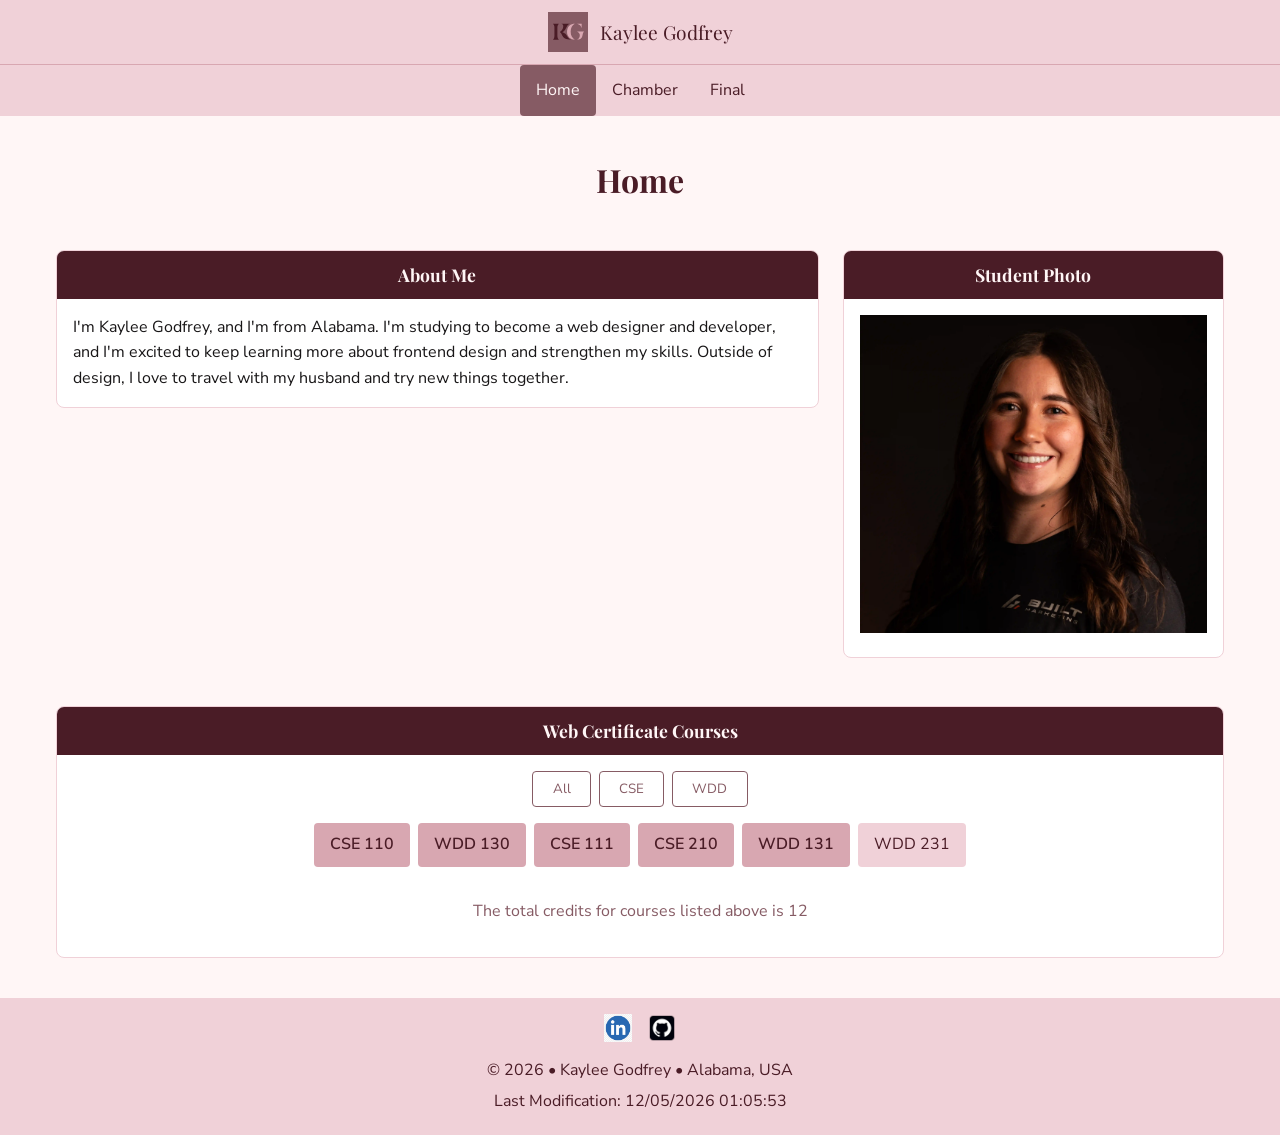
<file: index.html>
<!DOCTYPE html>
<html lang="en">
<head>
  <meta charset="UTF-8">
  <meta name="viewport" content="width=device-width, initial-scale=1.0">
  <title>Home | Kaylee Godfrey WDD 231</title>
  <meta name="description" content="WDD 231 course home page for Kaylee Godfrey, showing course progress and certificate courses.">
  <meta name="author" content="Kaylee Godfrey">

  <link rel="preconnect" href="https://fonts.googleapis.com">
  <link rel="preconnect" href="https://fonts.gstatic.com" crossorigin>
  <link href="https://fonts.googleapis.com/css2?family=Nunito+Sans:wght@400;600&family=Playfair+Display:wght@600;700&display=swap" rel="stylesheet">

  <link rel="stylesheet" href="styles/small.css">
  <link rel="stylesheet" href="styles/larger.css">

  <script src="scripts/navigation.js" defer></script>
  <script src="scripts/date.js" defer></script>
  <script src="scripts/course.js" defer></script>
</head>
<body>
  <header>
    <img src="images/logo.svg" alt="Site logo">
    <span>Kaylee Godfrey</span>
    <button id="menu-toggle" aria-label="Open menu">&#9776;</button>
  </header>

  <nav id="nav-menu">
    <a href="index.html" class="active">Home</a>
    <a href="#">Chamber</a>
    <a href="#">Final</a>
  </nav>

  <main>
    <h1>Home</h1>

    <section>
      <h2>About Me</h2>
      <p>I'm Kaylee Godfrey, and I'm from Alabama. I'm studying to become a web designer and developer, and I'm excited to keep learning more about frontend design and strengthen my skills. Outside of design, I love to travel with my husband and try new things together.</p>
    </section>

    <section class="photo-section">
      <h2>Student Photo</h2>
      <img src="images/profile.webp" alt="Photo of Kaylee Godfrey">
    </section>

    <section>
      <h2>Web Certificate Courses</h2>
      <div id="course-buttons">
        <button id="all">All</button>
        <button id="cse">CSE</button>
        <button id="wdd">WDD</button>
      </div>
      <div id="course-cards"></div>
      <p id="credits">The total credits for courses listed above is 0</p>
    </section>
  </main>

  <footer>
    <div class="social">
      <a href="https://www.linkedin.com/in/kaylee-godfrey/"><img src="images/linkedin.webp" alt="LinkedIn"></a>
      <a href="https://github.com/kayrand"><img src="images/github.webp" alt="GitHub"></a>
    </div>
    <p>&copy; <span id="year"></span> • Kaylee Godfrey • Alabama, USA</p>
    <p id="lastModified"></p>
  </footer>
</body>
</html>
</file>
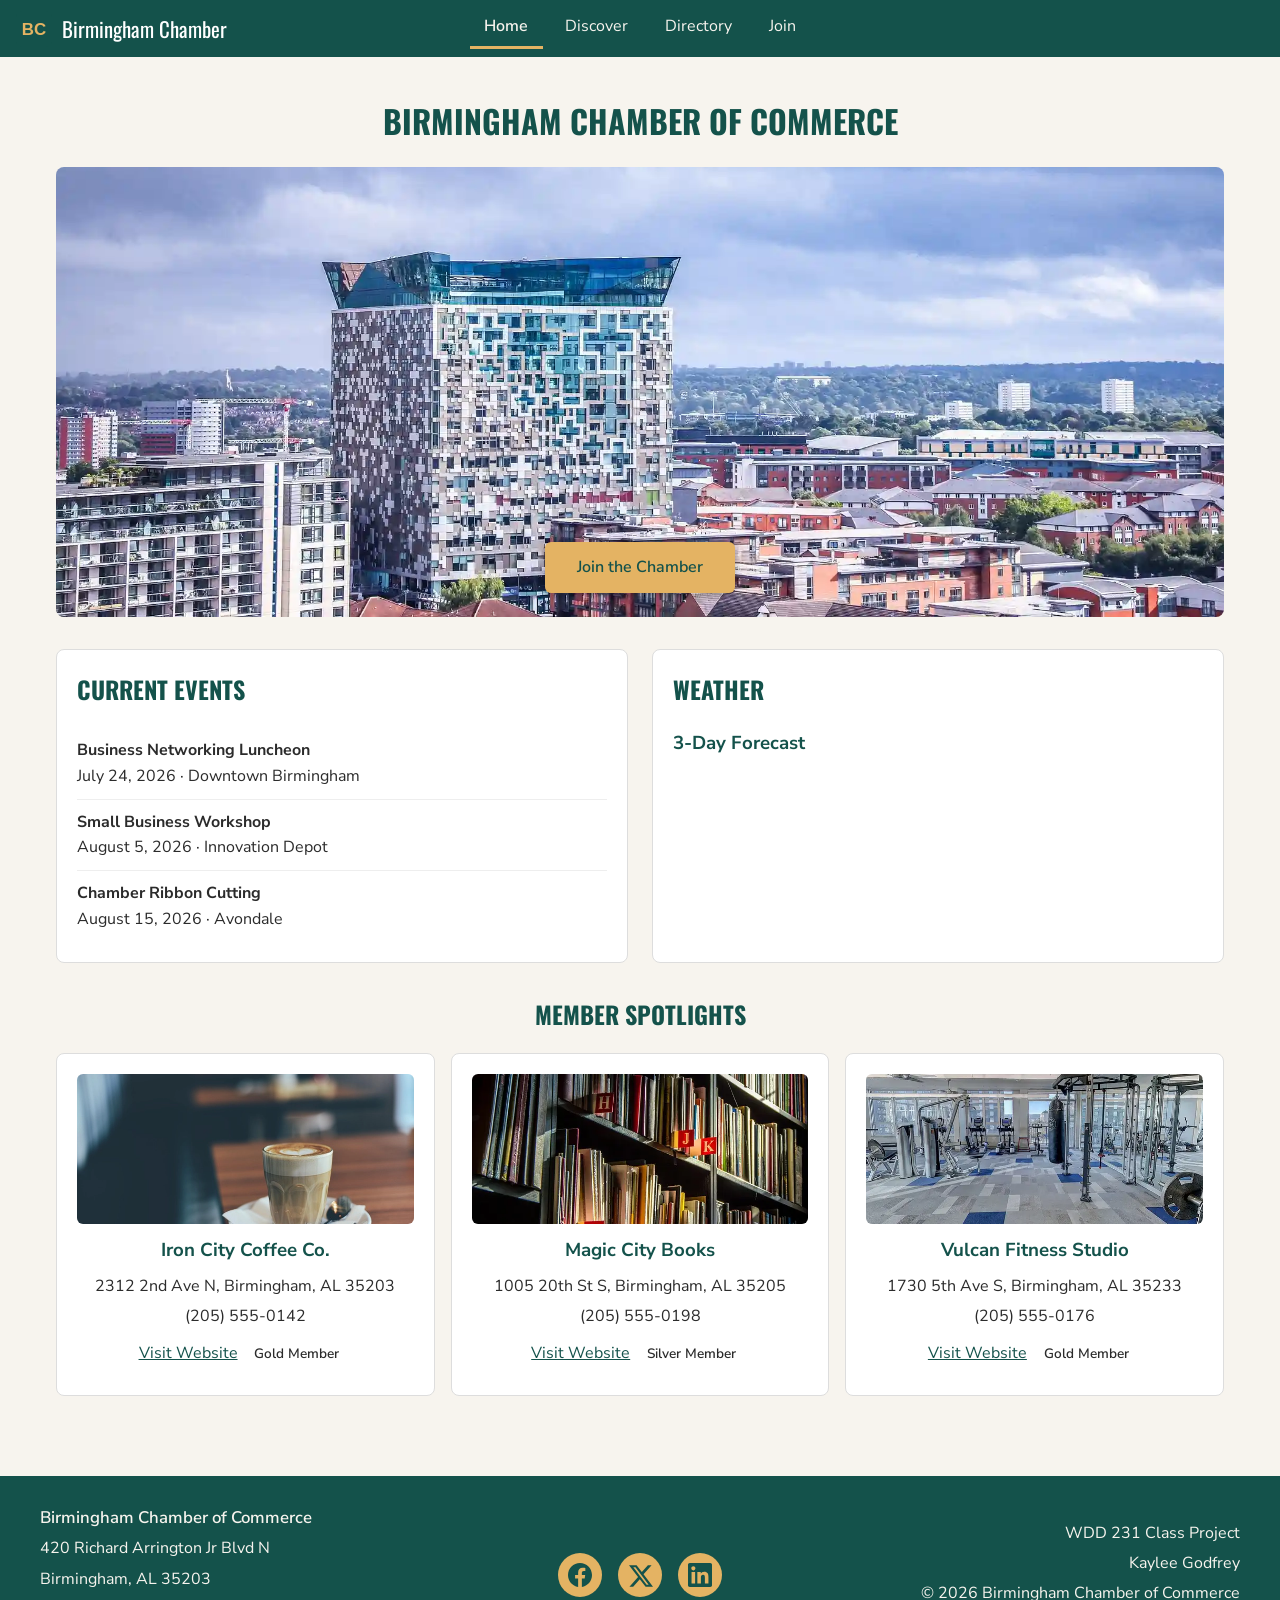
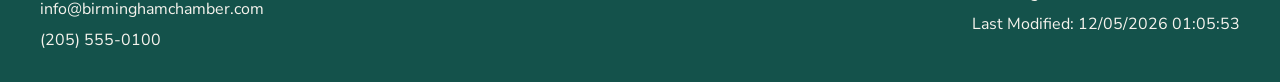
<file: chamber/index.html>
<!DOCTYPE html>
<html lang="en">
<head>
  <meta charset="UTF-8">
  <meta name="viewport" content="width=device-width, initial-scale=1.0">
  <title>Home | Birmingham Chamber of Commerce</title>
  <meta name="description" content="The Birmingham Chamber of Commerce supports and connects local businesses in Birmingham, Alabama through networking, events, and community resources.">
  <meta name="author" content="Kaylee Godfrey">

  <meta property="og:title" content="Birmingham Chamber of Commerce">
  <meta property="og:description" content="Supporting and connecting local businesses in Birmingham, Alabama.">
  <meta property="og:image" content="https://kayrand.github.io/wdd231/chamber/images/og-image.webp">
  <meta property="og:url" content="https://kayrand.github.io/wdd231/chamber/index.html">

  <link rel="icon" href="images/favicon.svg" type="image/svg+xml">

  <link rel="preconnect" href="https://fonts.googleapis.com">
  <link rel="preconnect" href="https://fonts.gstatic.com" crossorigin>
  <link href="https://fonts.googleapis.com/css2?family=Nunito+Sans:wght@400;600&family=Oswald:wght@500;700&display=swap" rel="stylesheet">

  <link rel="stylesheet" href="styles/normalize.css">
  <link rel="stylesheet" href="styles/small.css">
  <link rel="stylesheet" href="styles/larger.css">

  <script src="scripts/navigation.js" defer></script>
  <script src="scripts/weather.js" defer></script>
  <script src="scripts/spotlights.js" defer></script>
  <script src="scripts/date.js" defer></script>
</head>
<body>
  <header class="top-bar">
    <div class="header-title">
      <img src="images/favicon.svg" alt="Birmingham Chamber logo" class="logo">
      <span>Birmingham Chamber</span>
    </div>

    <button id="menu-toggle" aria-label="Open menu">&#9776;</button>

    <nav id="nav-menu">
      <a href="index.html" class="active">Home</a>
      <a href="discover.html">Discover</a>
      <a href="directory.html">Directory</a>
      <a href="join.html">Join</a>
    </nav>
  </header>

  <main>
    <h1>Birmingham Chamber of Commerce</h1>

    <section class="hero">
      <img src="images/hero.webp" alt="Downtown Birmingham, Alabama skyline">
      <a href="join.html" class="cta">Join the Chamber</a>
    </section>

    <div class="home-grid">
      <section class="events">
        <h2>Current Events</h2>
        <ul>
          <li>
            <strong>Business Networking Luncheon</strong><br>
            July 24, 2026 · Downtown Birmingham
          </li>
          <li>
            <strong>Small Business Workshop</strong><br>
            August 5, 2026 · Innovation Depot
          </li>
          <li>
            <strong>Chamber Ribbon Cutting</strong><br>
            August 15, 2026 · Avondale
          </li>
        </ul>
      </section>

      <section class="weather">
        <h2>Weather</h2>
        <div class="weather-current">
          <p id="current-temp"></p>
          <p id="current-desc"></p>
        </div>
        <div class="weather-forecast">
          <h3>3-Day Forecast</h3>
          <div id="forecast"></div>
        </div>
      </section>
    </div>

    <section class="spotlights">
      <h2>Member Spotlights</h2>
      <div id="spotlight-cards"></div>
    </section>
  </main>

  <footer>
    <div class="footer-contact">
      <p class="footer-name">Birmingham Chamber of Commerce</p>
      <p>420 Richard Arrington Jr Blvd N</p>
      <p>Birmingham, AL 35203</p>
      <p>info@birminghamchamber.com</p>
      <p>(205) 555-0100</p>
    </div>

    <div class="footer-social">
      <a href="https://www.facebook.com" target="_blank" aria-label="Facebook">
        <img src="images/facebook.svg" alt="Facebook">
      </a>
      <a href="https://www.twitter.com" target="_blank" aria-label="Twitter">
        <img src="images/twitter.svg" alt="Twitter">
      </a>
      <a href="https://www.linkedin.com" target="_blank" aria-label="LinkedIn">
        <img src="images/linkedin.svg" alt="LinkedIn">
      </a>
    </div>

    <div class="footer-info">
      <p>WDD 231 Class Project</p>
      <p>Kaylee Godfrey</p>
      <p>&copy; <span id="year"></span> Birmingham Chamber of Commerce</p>
      <p id="lastModified"></p>
    </div>
  </footer>
</body>
</html>
</file>
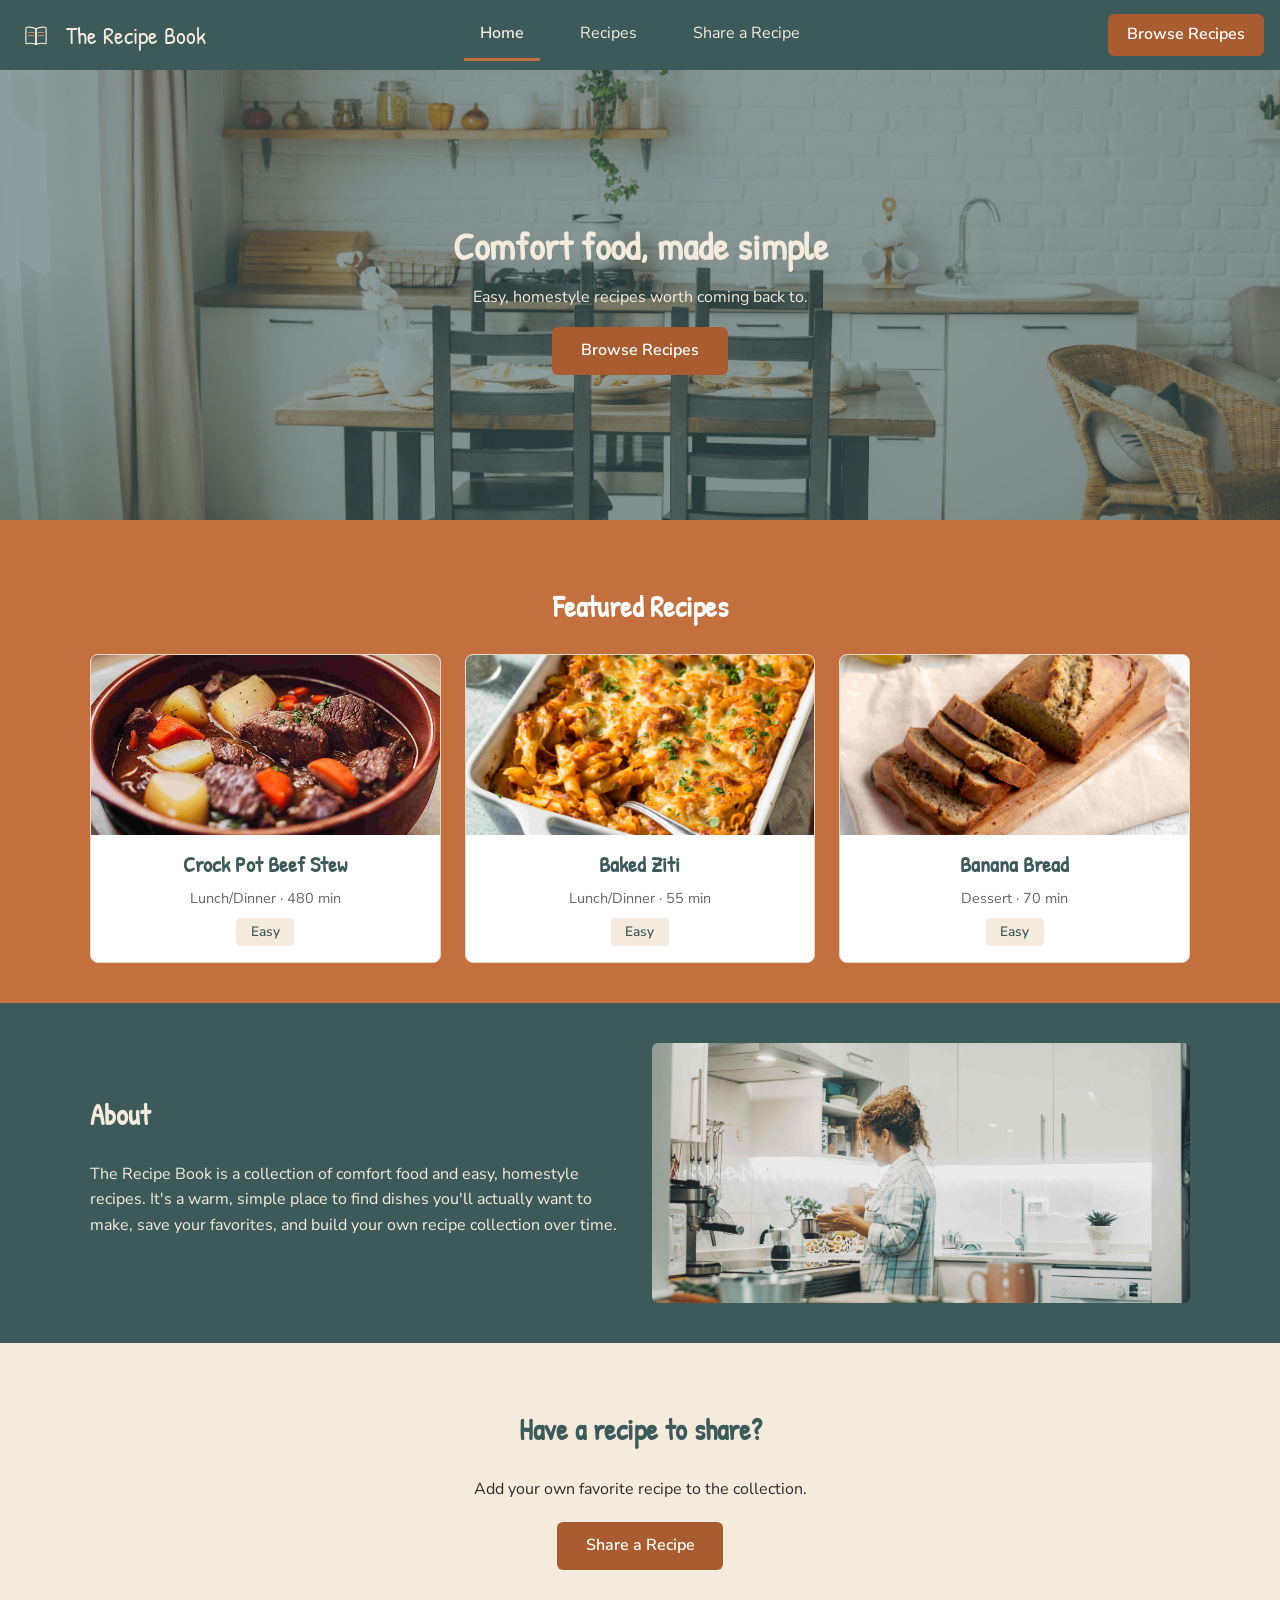
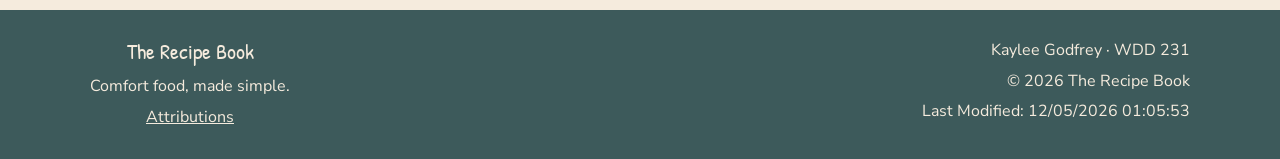
<file: project/index.html>
<!DOCTYPE html>
<html lang="en">
<head>
  <meta charset="UTF-8">
  <meta name="viewport" content="width=device-width, initial-scale=1.0">
  <title>Home | The Recipe Book</title>
  <meta name="description" content="The Recipe Book is a collection of comfort food and easy, homestyle recipes you can browse, save, and add to.">
  <meta name="author" content="Kaylee Godfrey">

  <meta property="og:title" content="The Recipe Book">
  <meta property="og:description" content="A collection of comfort food and easy, homestyle recipes you can browse, save, and add to.">
  <meta property="og:image" content="https://kayrand.github.io/wdd231/project/images/hero.jpg">
  <meta property="og:url" content="https://kayrand.github.io/wdd231/project/">

  <link rel="icon" href="images/favicon.svg" type="image/svg+xml">

  <link rel="preconnect" href="https://fonts.googleapis.com">
  <link rel="preconnect" href="https://fonts.gstatic.com" crossorigin>
  <link href="https://fonts.googleapis.com/css2?family=Nunito+Sans:wght@400;600&family=Patrick+Hand&display=swap" rel="stylesheet">

  <link rel="stylesheet" href="styles/normalize.css">
  <link rel="stylesheet" href="styles/base.css">
  <link rel="stylesheet" href="styles/larger.css">

  <script type="module" src="scripts/featured.js"></script>
</head>
<body>
  <header class="top-bar">
    <div class="header-title">
      <img src="images/logo.svg" alt="The Recipe Book logo" class="logo">
      <span>The Recipe Book</span>
    </div>

    <button id="menu-toggle" aria-label="Open menu">&#9776;</button>

    <nav id="nav-menu">
      <a href="index.html" class="active">Home</a>
      <a href="recipes.html">Recipes</a>
      <a href="submit.html">Share a Recipe</a>
    </nav>

    <a href="recipes.html" class="nav-button">Browse Recipes</a>
  </header>

  <main>
    <section class="hero">
      <img src="images/hero.jpg" alt="A cozy home-cooked meal">
      <div class="hero-text">
        <h1>Comfort food, made simple</h1>
        <p>Easy, homestyle recipes worth coming back to.</p>
        <a href="recipes.html" class="cta-button">Browse Recipes</a>
      </div>
    </section>

    <section class="featured">
      <div class="section-inner">
        <h2>Featured Recipes</h2>
        <div id="featured-cards" class="featured-grid"></div>
      </div>
    </section>

    <section class="about">
      <div class="section-inner about-inner">
        <div class="about-text">
          <h2>About</h2>
          <p>The Recipe Book is a collection of comfort food and easy, homestyle recipes. It's a warm, simple place to find dishes you'll actually want to make, save your favorites, and build your own recipe collection over time.</p>
        </div>
        <img src="images/about.jpg" alt="A kitchen with ingredients ready for cooking" loading="lazy">
      </div>
    </section>

    <section class="cta-band">
      <h2>Have a recipe to share?</h2>
      <p>Add your own favorite recipe to the collection.</p>
      <a href="submit.html" class="cta-button">Share a Recipe</a>
    </section>
  </main>

  <footer>
    <div class="footer-inner">
      <div class="footer-info">
        <p class="footer-name">The Recipe Book</p>
        <p>Comfort food, made simple.</p>
        <p><a href="attributions.html">Attributions</a></p>
      </div>
      <div class="footer-meta">
        <p>Kaylee Godfrey &middot; WDD 231</p>
        <p>&copy; <span id="year"></span> The Recipe Book</p>
        <p id="lastModified"></p>
      </div>
    </div>
  </footer>
</body>
</html>
</file>
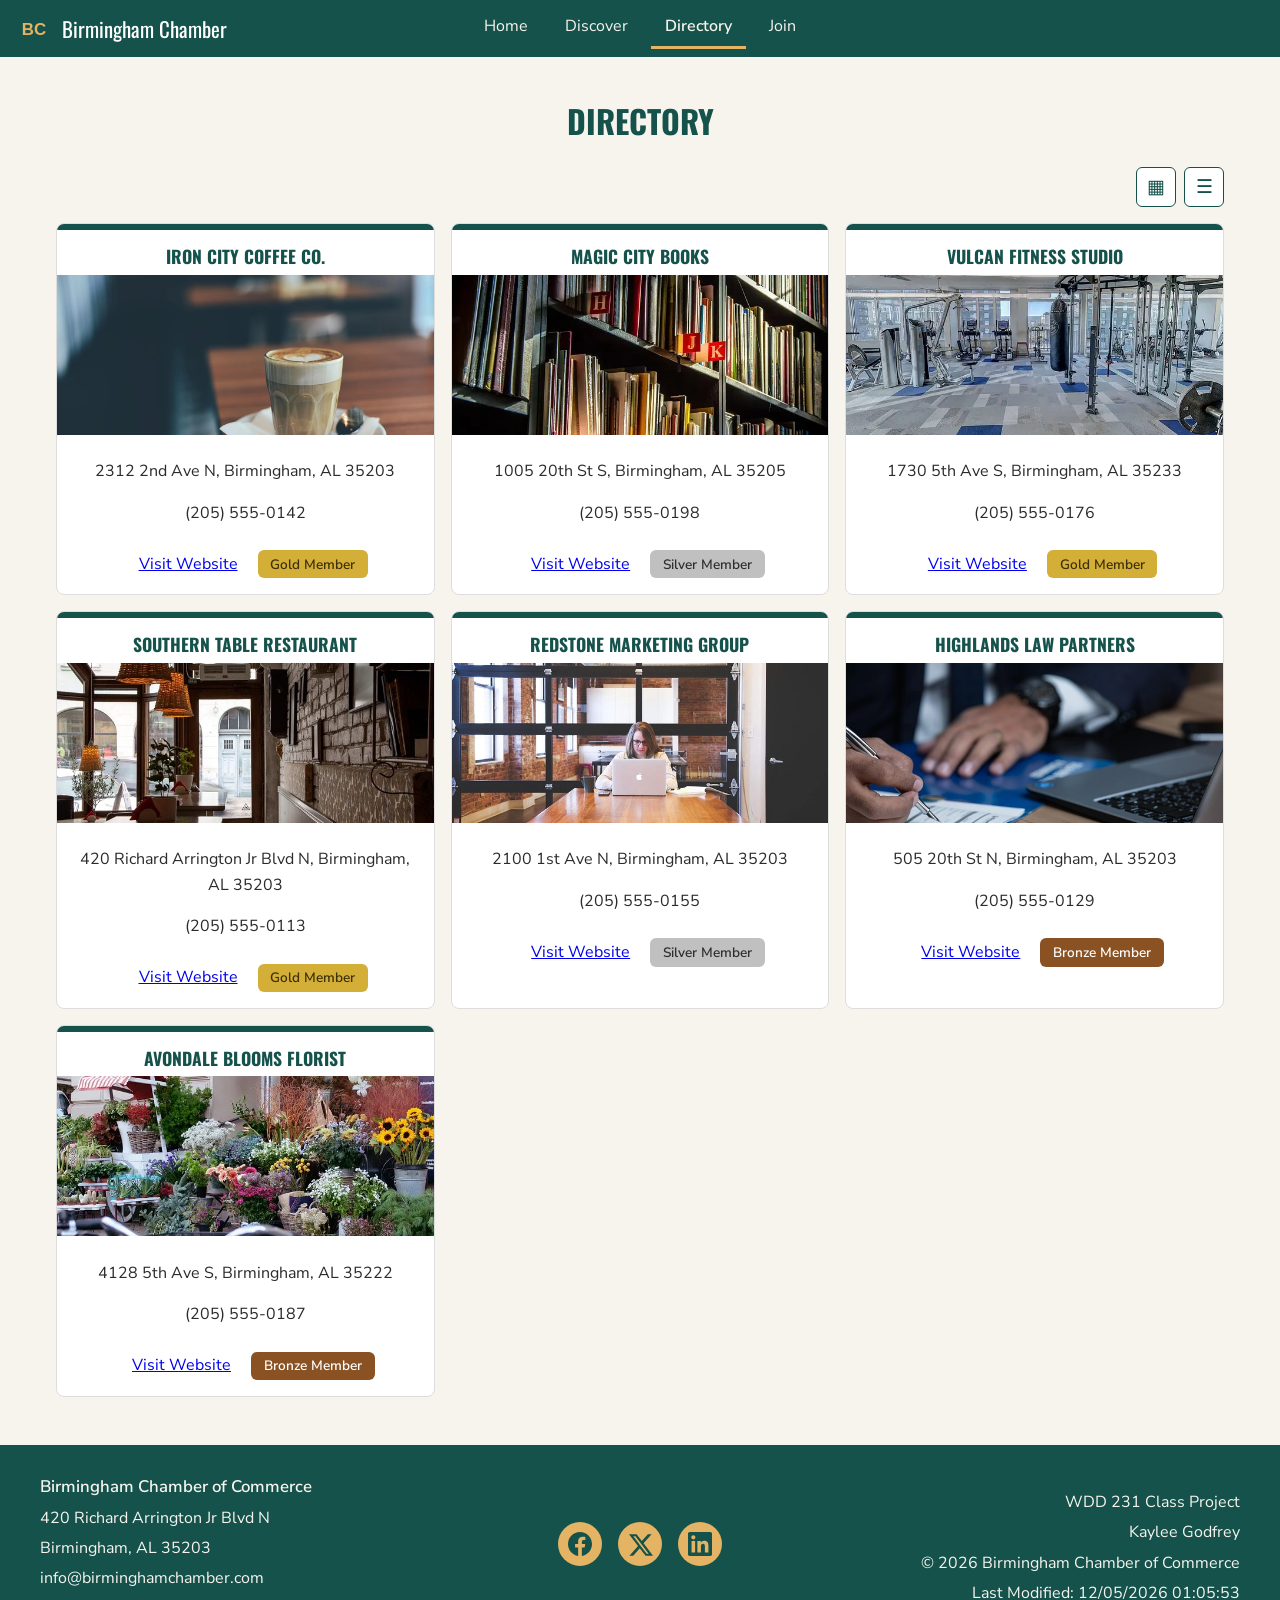
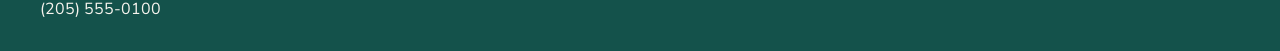
<file: chamber/directory.html>
<!DOCTYPE html>
<html lang="en">
<head>
  <meta charset="UTF-8">
  <meta name="viewport" content="width=device-width, initial-scale=1.0">
  <title>Directory | Birmingham Chamber of Commerce</title>
  <meta name="description" content="Business directory for the Birmingham Chamber of Commerce. Find local member businesses in Birmingham, Alabama.">
  <meta name="author" content="Kaylee Godfrey">

  <meta property="og:title" content="Birmingham Chamber of Commerce Directory">
  <meta property="og:description" content="Find local member businesses in Birmingham, Alabama.">
  <meta property="og:image" content="https://kayrand.github.io/wdd231/chamber/images/og-image.webp">
  <meta property="og:url" content="https://kayrand.github.io/wdd231/chamber/directory.html">

  <link rel="icon" href="images/favicon.svg" type="image/svg+xml">

  <link rel="preconnect" href="https://fonts.googleapis.com">
  <link rel="preconnect" href="https://fonts.gstatic.com" crossorigin>
  <link href="https://fonts.googleapis.com/css2?family=Nunito+Sans:wght@400;600&family=Oswald:wght@500;700&display=swap" rel="stylesheet">

  <link rel="stylesheet" href="styles/normalize.css">
  <link rel="stylesheet" href="styles/small.css">
  <link rel="stylesheet" href="styles/larger.css">

  <script src="scripts/navigation.js" defer></script>
  <script src="scripts/directory.js" defer></script>
  <script src="scripts/date.js" defer></script>
</head>
<body>
  <header class="top-bar">
    <div class="header-title">
      <img src="images/favicon.svg" alt="Birmingham Chamber logo" class="logo">
      <span>Birmingham Chamber</span>
    </div>

      <button id="menu-toggle" aria-label="Open menu">&#9776;</button>
  
    <nav id="nav-menu">
      <a href="index.html">Home</a>
      <a href="discover.html">Discover</a>
      <a href="directory.html" class="active">Directory</a>
      <a href="join.html">Join</a>
    </nav>
  </header>

  <main>
    <h1>Directory</h1>

    <div class="view-toggle">
      <button id="grid-view" aria-label="Grid view">&#9638;</button>
      <button id="list-view" aria-label="List view">&#9776;</button>
    </div>

    <div id="members" class="grid"></div>
  </main>

  <footer>
    <div class="footer-contact">
      <p class="footer-name">Birmingham Chamber of Commerce</p>
      <p>420 Richard Arrington Jr Blvd N</p>
      <p>Birmingham, AL 35203</p>
      <p>info@birminghamchamber.com</p>
      <p>(205) 555-0100</p>
    </div>

    <div class="footer-social">
      <a href="https://www.facebook.com" target="_blank" aria-label="Facebook">
        <img src="images/facebook.svg" alt="Facebook">
      </a>
      <a href="https://www.twitter.com" target="_blank" aria-label="Twitter">
        <img src="images/twitter.svg" alt="Twitter">
      </a>
      <a href="https://www.linkedin.com" target="_blank" aria-label="LinkedIn">
        <img src="images/linkedin.svg" alt="LinkedIn">
      </a>
    </div>

    <div class="footer-info">
      <p>WDD 231 Class Project</p>
      <p>Kaylee Godfrey</p>
      <p>&copy; <span id="year"></span> Birmingham Chamber of Commerce</p>
      <p id="lastModified"></p>
    </div>
  </footer>
</body>
</html>
</file>
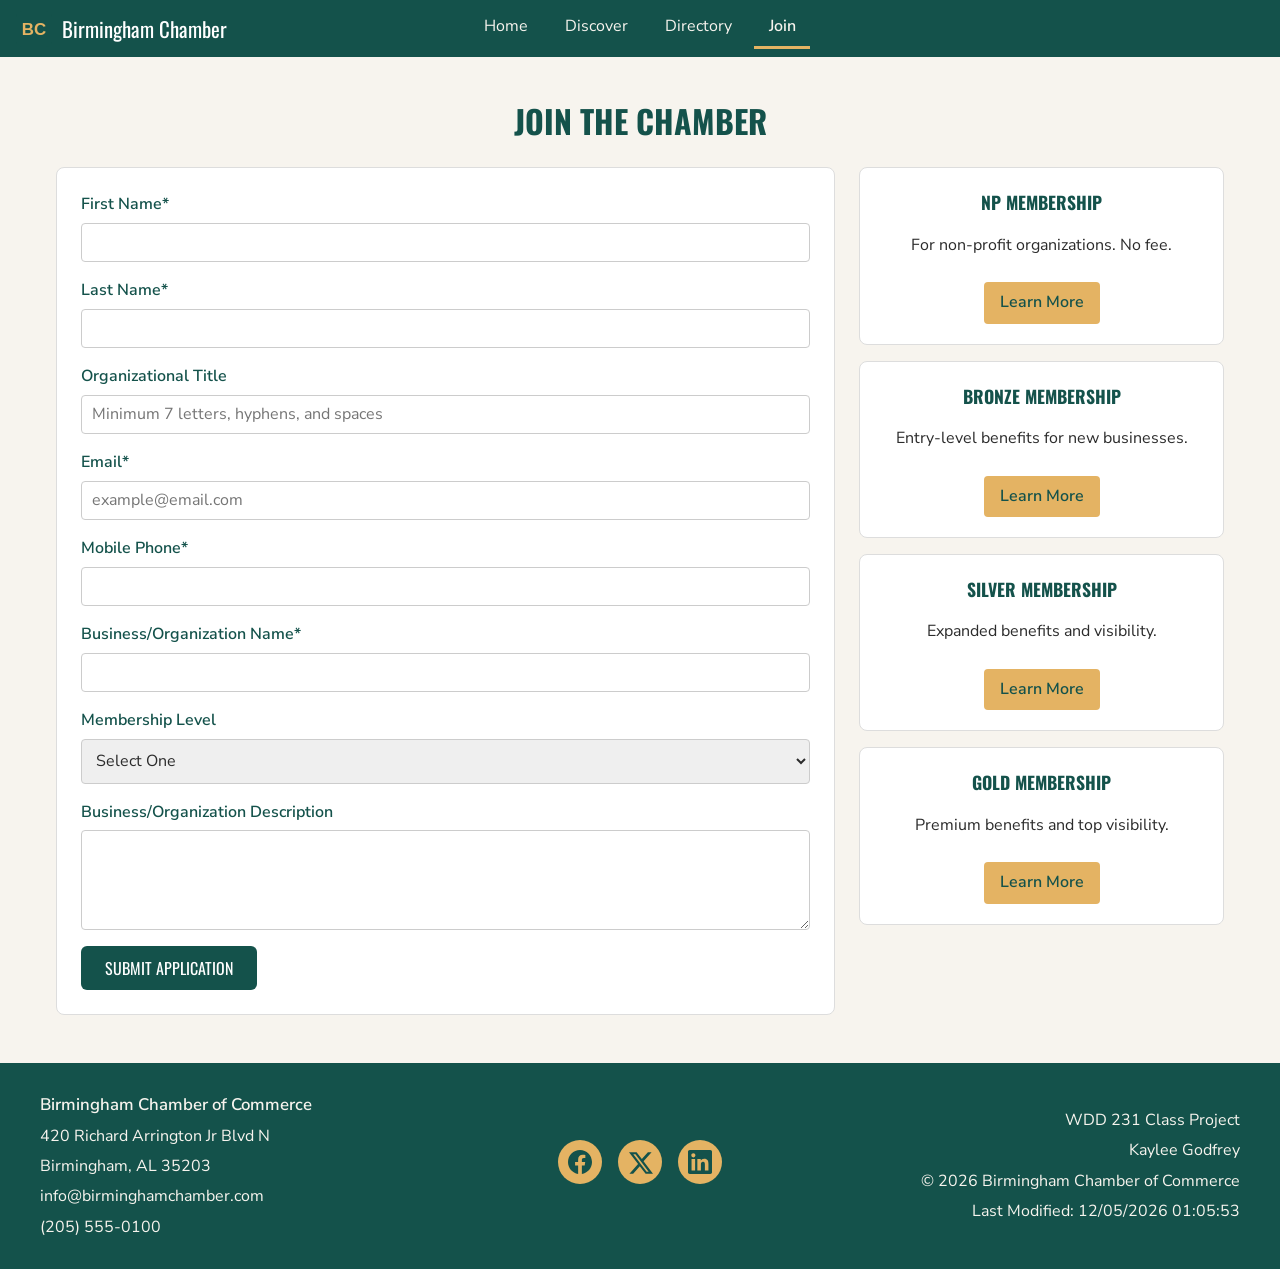
<file: chamber/join.html>
<!DOCTYPE html>
<html lang="en">
<head>
  <meta charset="UTF-8">
  <meta name="viewport" content="width=device-width, initial-scale=1.0">
  <title>Join | Birmingham Chamber of Commerce</title>
  <meta name="description" content="Apply to join the Birmingham Chamber of Commerce. Choose a membership level and submit your application.">
  <meta name="author" content="Kaylee Godfrey">

  <meta property="og:title" content="Join the Birmingham Chamber of Commerce">
  <meta property="og:description" content="Apply for membership with the Birmingham Chamber of Commerce.">
  <meta property="og:image" content="https://kayrand.github.io/wdd231/chamber/images/og-image.webp">
  <meta property="og:url" content="https://kayrand.github.io/wdd231/chamber/join.html">

  <link rel="icon" href="images/favicon.svg" type="image/svg+xml">

  <link rel="preconnect" href="https://fonts.googleapis.com">
  <link rel="preconnect" href="https://fonts.gstatic.com" crossorigin>
  <link href="https://fonts.googleapis.com/css2?family=Nunito+Sans:wght@400;600&family=Oswald:wght@500;700&display=swap" rel="stylesheet">

  <link rel="stylesheet" href="styles/normalize.css">
  <link rel="stylesheet" href="styles/small.css">
  <link rel="stylesheet" href="styles/larger.css">

  <script src="scripts/navigation.js" defer></script>
  <script src="scripts/join.js" defer></script>
  <script src="scripts/date.js" defer></script>
</head>
<body>
  <header class="top-bar">
    <div class="header-title">
      <img src="images/favicon.svg" alt="Birmingham Chamber logo" class="logo">
      <span>Birmingham Chamber</span>
    </div>

    <button id="menu-toggle" aria-label="Open menu">&#9776;</button>

    <nav id="nav-menu">
      <a href="index.html">Home</a>
      <a href="discover.html">Discover</a>
      <a href="directory.html">Directory</a>
      <a href="join.html" class="active">Join</a>
    </nav>
  </header>

  <main>
    <h1>Join the Chamber</h1>

    <div class="join-layout">
      <form method="get" action="thankyou.html" class="join-form">
        <label>First Name*
          <input type="text" name="first-name" title="First Name" autocomplete="given-name" required>
        </label>

        <label>Last Name*
          <input type="text" name="last-name" title="Last Name" autocomplete="family-name" required>
        </label>

        <label>Organizational Title
          <input type="text" name="org-title" title="Your title within your organization"
                 autocomplete="organization-title"
                 pattern="[A-Za-z\- ]{7,}"
                 placeholder="Minimum 7 letters, hyphens, and spaces">
        </label>

        <label>Email*
          <input type="email" name="email" title="Email Address" autocomplete="email"
                 placeholder="example@email.com" required>
        </label>

        <label>Mobile Phone*
          <input type="tel" name="phone" title="Mobile Phone Number" autocomplete="tel" required>
        </label>

        <label>Business/Organization Name*
          <input type="text" name="organization" title="Business or Organization Name"
                 autocomplete="organization" required>
        </label>

        <label>Membership Level
          <select name="membership-level" title="Membership Level" required>
            <option value="" disabled selected>Select One</option>
            <option value="np">NP Membership (Non-Profit)</option>
            <option value="bronze">Bronze Membership</option>
            <option value="silver">Silver Membership</option>
            <option value="gold">Gold Membership</option>
          </select>
        </label>

        <label>Business/Organization Description
          <textarea name="description" title="Describe your business or organization"></textarea>
        </label>

        <input type="hidden" name="timestamp" id="timestamp">

        <input type="submit" value="Submit Application" class="submit-btn">
      </form>

      <div class="membership-cards">
        <section class="member-card" id="card-np">
          <h2>NP Membership</h2>
          <p>For non-profit organizations. No fee.</p>
          <a href="#" data-modal="modal-np">Learn More</a>
        </section>

        <section class="member-card" id="card-bronze">
          <h2>Bronze Membership</h2>
          <p>Entry-level benefits for new businesses.</p>
          <a href="#" data-modal="modal-bronze">Learn More</a>
        </section>

        <section class="member-card" id="card-silver">
          <h2>Silver Membership</h2>
          <p>Expanded benefits and visibility.</p>
          <a href="#" data-modal="modal-silver">Learn More</a>
        </section>

        <section class="member-card" id="card-gold">
          <h2>Gold Membership</h2>
          <p>Premium benefits and top visibility.</p>
          <a href="#" data-modal="modal-gold">Learn More</a>
        </section>
      </div>
    </div>
  </main>

  <dialog id="modal-np">
    <h2>NP Membership</h2>
    <p>For non-profit organizations at no cost.</p>
    <ul>
      <li>Free directory listing</li>
      <li>Access to networking events</li>
      <li>Chamber newsletter</li>
    </ul>
    <button class="close-modal">Close</button>
  </dialog>

  <dialog id="modal-bronze">
    <h2>Bronze Membership</h2>
    <p>Entry-level benefits for growing businesses.</p>
    <ul>
      <li>Everything in NP membership</li>
      <li>Discounted event tickets</li>
      <li>Business referrals</li>
    </ul>
    <button class="close-modal">Close</button>
  </dialog>

  <dialog id="modal-silver">
    <h2>Silver Membership</h2>
    <p>Expanded benefits and greater visibility.</p>
    <ul>
      <li>Everything in Bronze membership</li>
      <li>Featured social media promotion</li>
      <li>Access to member training sessions</li>
      <li>Sponsorship opportunities</li>
    </ul>
    <button class="close-modal">Close</button>
  </dialog>

  <dialog id="modal-gold">
    <h2>Gold Membership</h2>
    <p>Premium benefits and top-tier visibility.</p>
    <ul>
      <li>Everything in Silver membership</li>
      <li>Home page spotlight advertising</li>
      <li>Priority event sponsorship</li>
      <li>Featured directory placement</li>
      <li>Exclusive luncheon invitations</li>
    </ul>
    <button class="close-modal">Close</button>
  </dialog>

  <footer>
    <div class="footer-contact">
      <p class="footer-name">Birmingham Chamber of Commerce</p>
      <p>420 Richard Arrington Jr Blvd N</p>
      <p>Birmingham, AL 35203</p>
      <p>info@birminghamchamber.com</p>
      <p>(205) 555-0100</p>
    </div>

    <div class="footer-social">
      <a href="https://www.facebook.com" target="_blank" aria-label="Facebook">
        <img src="images/facebook.svg" alt="Facebook">
      </a>
      <a href="https://www.twitter.com" target="_blank" aria-label="Twitter">
        <img src="images/twitter.svg" alt="Twitter">
      </a>
      <a href="https://www.linkedin.com" target="_blank" aria-label="LinkedIn">
        <img src="images/linkedin.svg" alt="LinkedIn">
      </a>
    </div>

    <div class="footer-info">
      <p>WDD 231 Class Project</p>
      <p>Kaylee Godfrey</p>
      <p>&copy; <span id="year"></span> Birmingham Chamber of Commerce</p>
      <p id="lastModified"></p>
    </div>
  </footer>
</body>
</html>
</file>
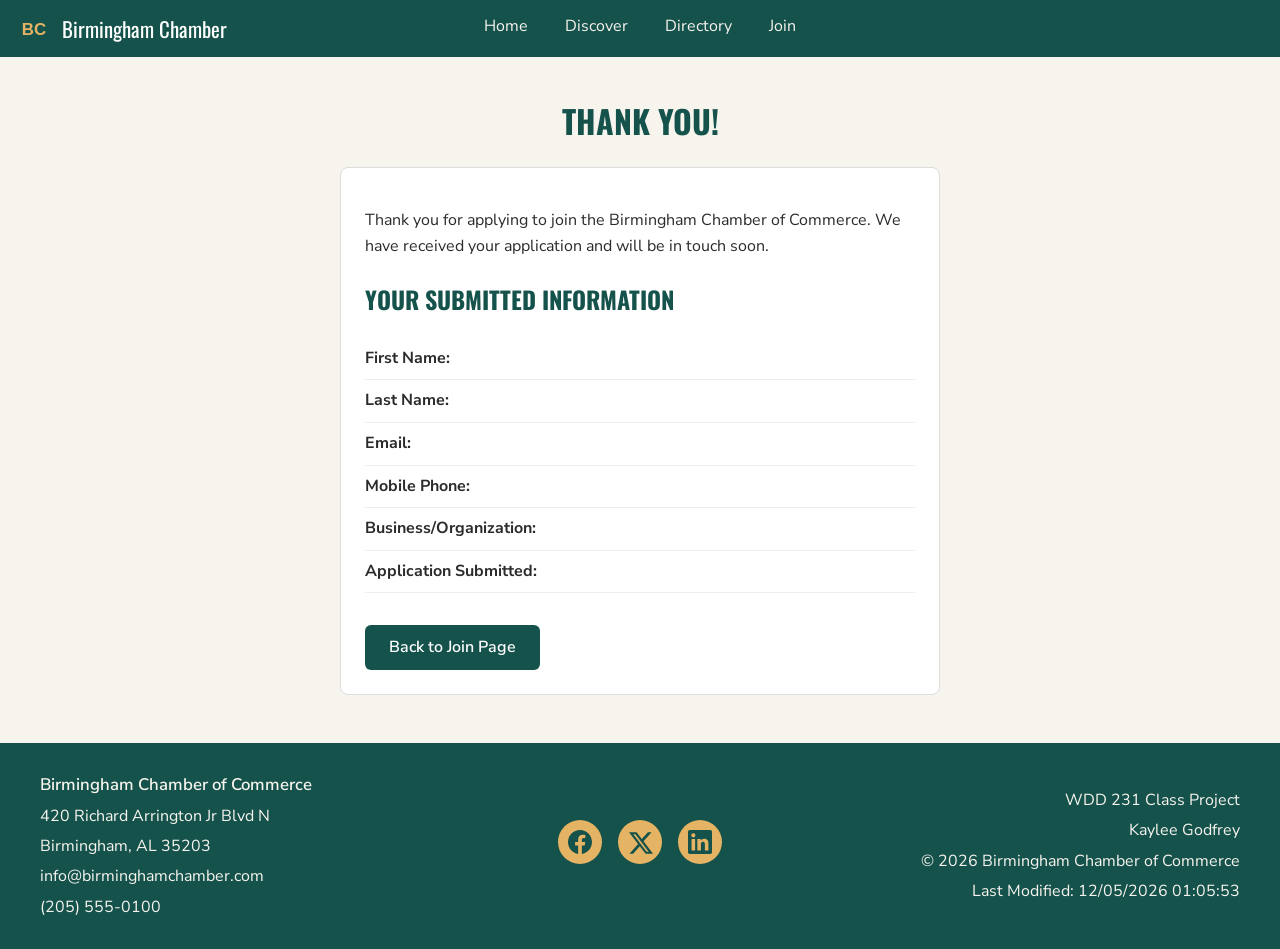
<file: chamber/thankyou.html>
<!DOCTYPE html>
<html lang="en">
<head>
  <meta charset="UTF-8">
  <meta name="viewport" content="width=device-width, initial-scale=1.0">
  <title>Thank You | Birmingham Chamber of Commerce</title>
  <meta name="description" content="Thank you for applying to join the Birmingham Chamber of Commerce.">
  <meta name="author" content="Kaylee Godfrey">

  <meta property="og:title" content="Thank You | Birmingham Chamber of Commerce">
  <meta property="og:description" content="Thank you for applying to join the Birmingham Chamber of Commerce.">
  <meta property="og:image" content="https://kayrand.github.io/wdd231/chamber/images/og-image.webp">
  <meta property="og:url" content="https://kayrand.github.io/wdd231/chamber/thankyou.html">

  <link rel="icon" href="images/favicon.svg" type="image/svg+xml">

  <link rel="preconnect" href="https://fonts.googleapis.com">
  <link rel="preconnect" href="https://fonts.gstatic.com" crossorigin>
  <link href="https://fonts.googleapis.com/css2?family=Nunito+Sans:wght@400;600&family=Oswald:wght@500;700&display=swap" rel="stylesheet">

  <link rel="stylesheet" href="styles/normalize.css">
  <link rel="stylesheet" href="styles/small.css">
  <link rel="stylesheet" href="styles/larger.css">

  <script src="scripts/navigation.js" defer></script>
  <script src="scripts/thankyou.js" defer></script>
  <script src="scripts/date.js" defer></script>
</head>
<body>
  <header class="top-bar">
    <div class="header-title">
      <img src="images/favicon.svg" alt="Birmingham Chamber logo" class="logo">
      <span>Birmingham Chamber</span>
    </div>

    <button id="menu-toggle" aria-label="Open menu">&#9776;</button>

    <nav id="nav-menu">
      <a href="index.html">Home</a>
      <a href="discover.html">Discover</a>
      <a href="directory.html">Directory</a>
      <a href="join.html">Join</a>
    </nav>
  </header>

  <main>
    <h1>Thank You!</h1>

    <section class="thankyou-message">
      <p>Thank you for applying to join the Birmingham Chamber of Commerce. We have received your application and will be in touch soon.</p>

      <h2>Your Submitted Information</h2>
      <ul class="submitted-info">
        <li><strong>First Name:</strong> <span id="display-first"></span></li>
        <li><strong>Last Name:</strong> <span id="display-last"></span></li>
        <li><strong>Email:</strong> <span id="display-email"></span></li>
        <li><strong>Mobile Phone:</strong> <span id="display-phone"></span></li>
        <li><strong>Business/Organization:</strong> <span id="display-org"></span></li>
        <li><strong>Application Submitted:</strong> <span id="display-timestamp"></span></li>
      </ul>

      <a href="join.html" class="cta-link">Back to Join Page</a>
    </section>
  </main>

  <footer>
    <div class="footer-contact">
      <p class="footer-name">Birmingham Chamber of Commerce</p>
      <p>420 Richard Arrington Jr Blvd N</p>
      <p>Birmingham, AL 35203</p>
      <p>info@birminghamchamber.com</p>
      <p>(205) 555-0100</p>
    </div>

    <div class="footer-social">
      <a href="https://www.facebook.com" target="_blank" aria-label="Facebook">
        <img src="images/facebook.svg" alt="Facebook">
      </a>
      <a href="https://www.twitter.com" target="_blank" aria-label="Twitter">
        <img src="images/twitter.svg" alt="Twitter">
      </a>
      <a href="https://www.linkedin.com" target="_blank" aria-label="LinkedIn">
        <img src="images/linkedin.svg" alt="LinkedIn">
      </a>
    </div>

    <div class="footer-info">
      <p>WDD 231 Class Project</p>
      <p>Kaylee Godfrey</p>
      <p>&copy; <span id="year"></span> Birmingham Chamber of Commerce</p>
      <p id="lastModified"></p>
    </div>
  </footer>
</body>
</html>
</file>
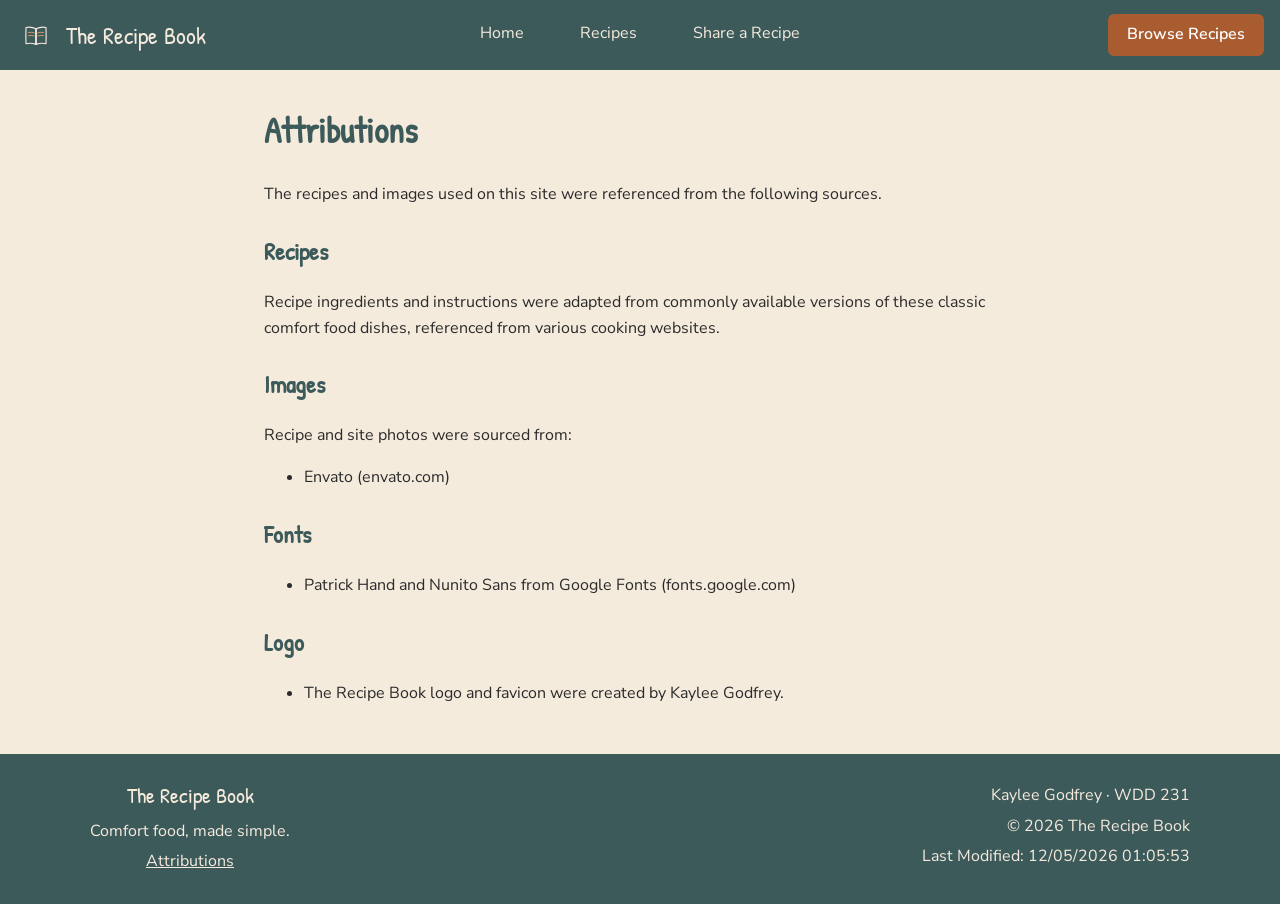
<file: project/attributions.html>
<!DOCTYPE html>
<html lang="en">
<head>
  <meta charset="UTF-8">
  <meta name="viewport" content="width=device-width, initial-scale=1.0">
  <title>Attributions | The Recipe Book</title>
  <meta name="description" content="Sources and attributions for the recipes and images used on The Recipe Book.">
  <meta name="author" content="Kaylee Godfrey">

  <meta property="og:title" content="Attributions | The Recipe Book">
  <meta property="og:description" content="Sources and attributions for the recipes and images used on The Recipe Book.">
  <meta property="og:image" content="https://kayrand.github.io/wdd231/project/images/hero.jpg">
  <meta property="og:url" content="https://kayrand.github.io/wdd231/project/attributions.html">

  <link rel="icon" href="images/favicon.svg" type="image/svg+xml">

  <link rel="preconnect" href="https://fonts.googleapis.com">
  <link rel="preconnect" href="https://fonts.gstatic.com" crossorigin>
  <link href="https://fonts.googleapis.com/css2?family=Nunito+Sans:wght@400;600&family=Patrick+Hand&display=swap" rel="stylesheet">

  <link rel="stylesheet" href="styles/normalize.css">
  <link rel="stylesheet" href="styles/base.css">
  <link rel="stylesheet" href="styles/larger.css">

  <script type="module" src="scripts/attributions.js"></script>
</head>
<body>
  <header class="top-bar">
    <div class="header-title">
      <img src="images/logo.svg" alt="The Recipe Book logo" class="logo">
      <span>The Recipe Book</span>
    </div>

    <button id="menu-toggle" aria-label="Open menu">&#9776;</button>

    <nav id="nav-menu">
      <a href="index.html">Home</a>
      <a href="recipes.html">Recipes</a>
      <a href="submit.html">Share a Recipe</a>
    </nav>

    <a href="recipes.html" class="nav-button">Browse Recipes</a>
  </header>

  <main>
    <section class="attributions">
      <h1>Attributions</h1>
      <p>The recipes and images used on this site were referenced from the following sources.</p>

      <h2>Recipes</h2>
      <p>Recipe ingredients and instructions were adapted from commonly available versions of these classic comfort food dishes, referenced from various cooking websites.</p>

      <h2>Images</h2>
      <p>Recipe and site photos were sourced from:</p>
      <ul>
        <li>Envato (envato.com)</li>
      </ul>

      <h2>Fonts</h2>
      <ul>
        <li>Patrick Hand and Nunito Sans from Google Fonts (fonts.google.com)</li>
      </ul>

      <h2>Logo</h2>
      <ul>
        <li>The Recipe Book logo and favicon were created by Kaylee Godfrey.</li>
      </ul>
    </section>
  </main>

  <footer>
    <div class="footer-inner">
      <div class="footer-info">
        <p class="footer-name">The Recipe Book</p>
        <p>Comfort food, made simple.</p>
        <p><a href="attributions.html">Attributions</a></p>
      </div>
      <div class="footer-meta">
        <p>Kaylee Godfrey &middot; WDD 231</p>
        <p>&copy; <span id="year"></span> The Recipe Book</p>
        <p id="lastModified"></p>
      </div>
    </div>
  </footer>
</body>
</html>
</file>
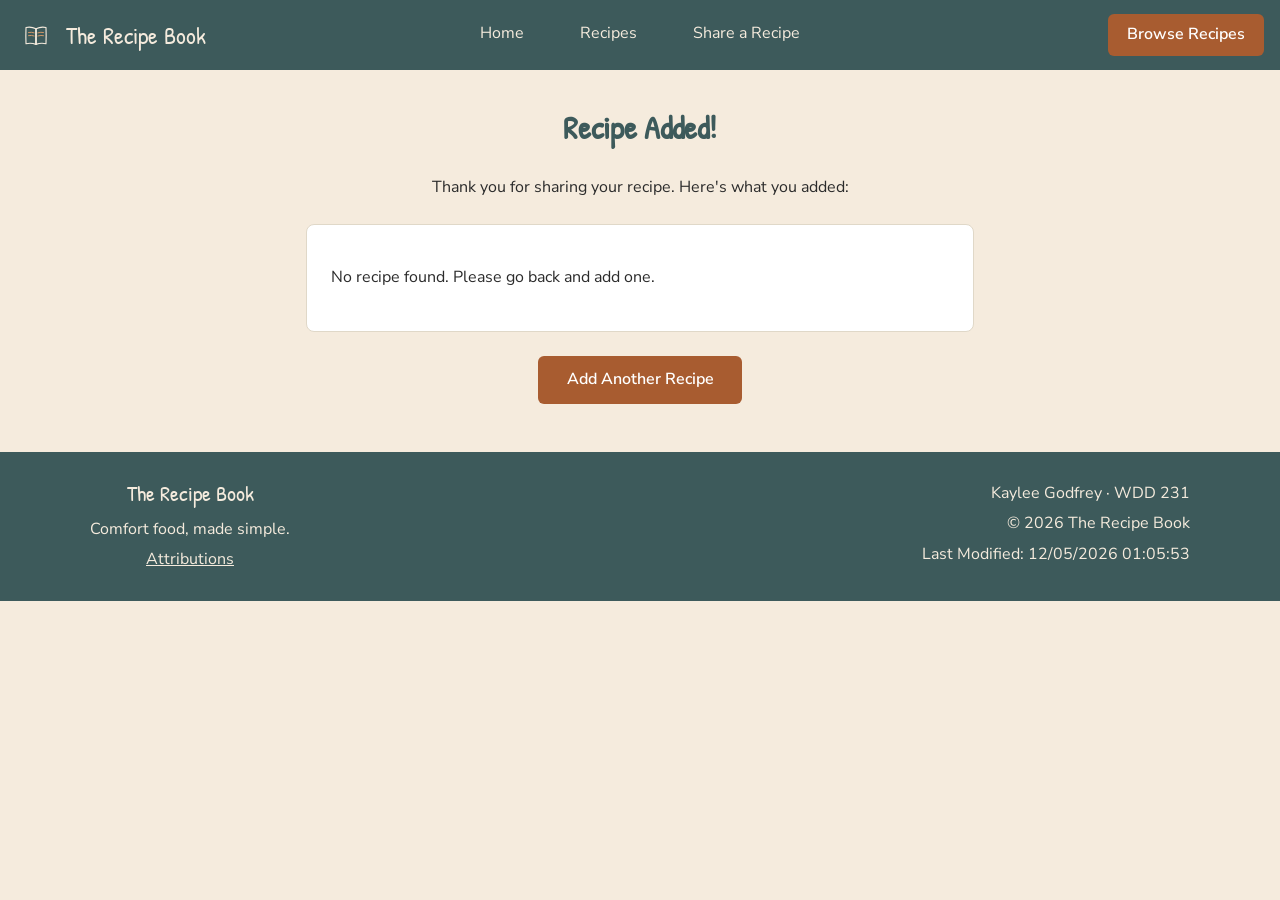
<file: project/recipe-added.html>
<!DOCTYPE html>
<html lang="en">
<head>
  <meta charset="UTF-8">
  <meta name="viewport" content="width=device-width, initial-scale=1.0">
  <title>Recipe Added | The Recipe Book</title>
  <meta name="description" content="Your recipe has been added to The Recipe Book collection.">
  <meta name="author" content="Kaylee Godfrey">

  <meta property="og:title" content="Recipe Added | The Recipe Book">
  <meta property="og:description" content="Your recipe has been added to The Recipe Book collection.">
  <meta property="og:image" content="https://kayrand.github.io/wdd231/project/images/hero.jpg">
  <meta property="og:url" content="https://kayrand.github.io/wdd231/project/recipe-added.html">

  <link rel="icon" href="images/favicon.svg" type="image/svg+xml">

  <link rel="preconnect" href="https://fonts.googleapis.com">
  <link rel="preconnect" href="https://fonts.gstatic.com" crossorigin>
  <link href="https://fonts.googleapis.com/css2?family=Nunito+Sans:wght@400;600&family=Patrick+Hand&display=swap" rel="stylesheet">

  <link rel="stylesheet" href="styles/normalize.css">
  <link rel="stylesheet" href="styles/base.css">
  <link rel="stylesheet" href="styles/larger.css">

  <script type="module" src="scripts/added.js"></script>
</head>
<body>
  <header class="top-bar">
    <div class="header-title">
      <img src="images/logo.svg" alt="The Recipe Book logo" class="logo">
      <span>The Recipe Book</span>
    </div>

    <button id="menu-toggle" aria-label="Open menu">&#9776;</button>

    <nav id="nav-menu">
      <a href="index.html">Home</a>
      <a href="recipes.html">Recipes</a>
      <a href="submit.html">Share a Recipe</a>
    </nav>

    <a href="recipes.html" class="nav-button">Browse Recipes</a>
  </header>

  <main>
    <section class="added-message">
      <h1>Recipe Added!</h1>
      <p>Thank you for sharing your recipe. Here's what you added:</p>

      <div id="added-recipe" class="added-recipe"></div>

      <a href="submit.html" class="cta-button">Add Another Recipe</a>
    </section>
  </main>

  <footer>
    <div class="footer-inner">
      <div class="footer-info">
        <p class="footer-name">The Recipe Book</p>
        <p>Comfort food, made simple.</p>
        <p><a href="attributions.html">Attributions</a></p>
      </div>
      <div class="footer-meta">
        <p>Kaylee Godfrey &middot; WDD 231</p>
        <p>&copy; <span id="year"></span> The Recipe Book</p>
        <p id="lastModified"></p>
      </div>
    </div>
  </footer>
</body>
</html>
</file>
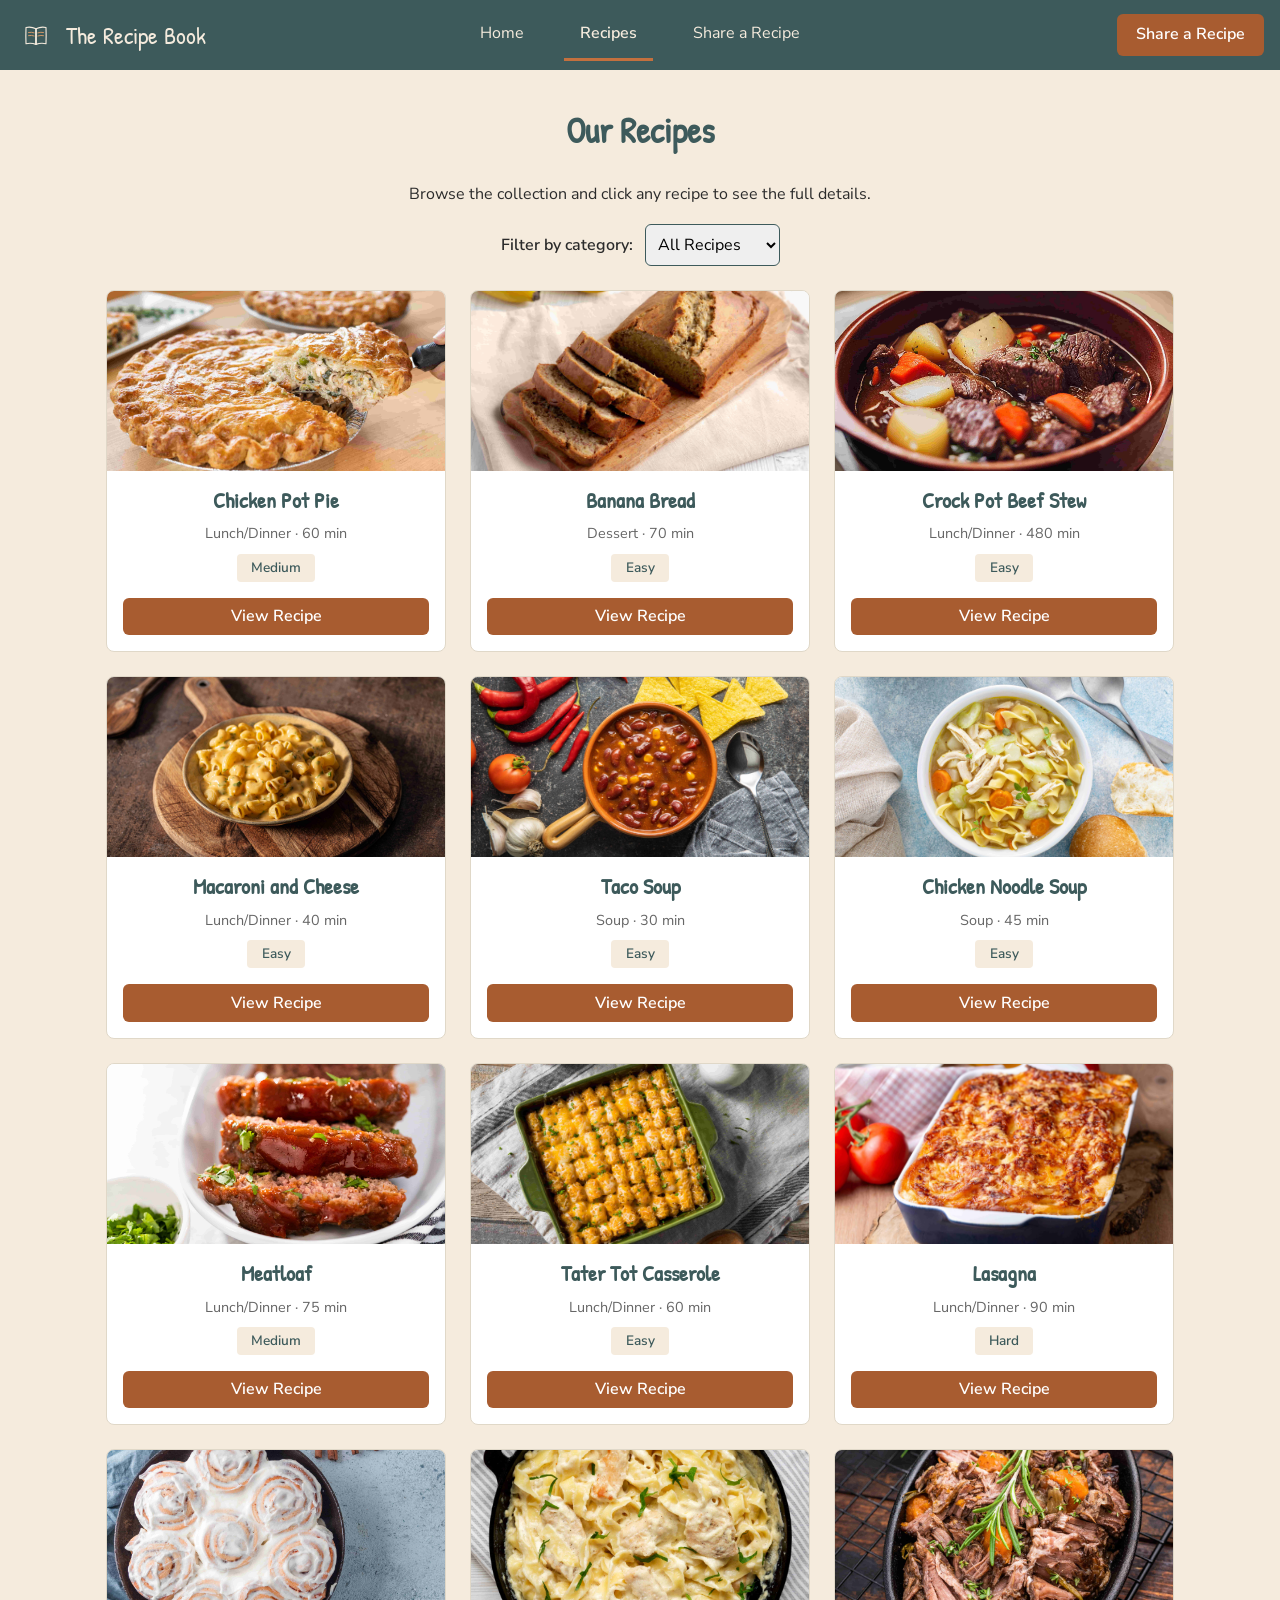
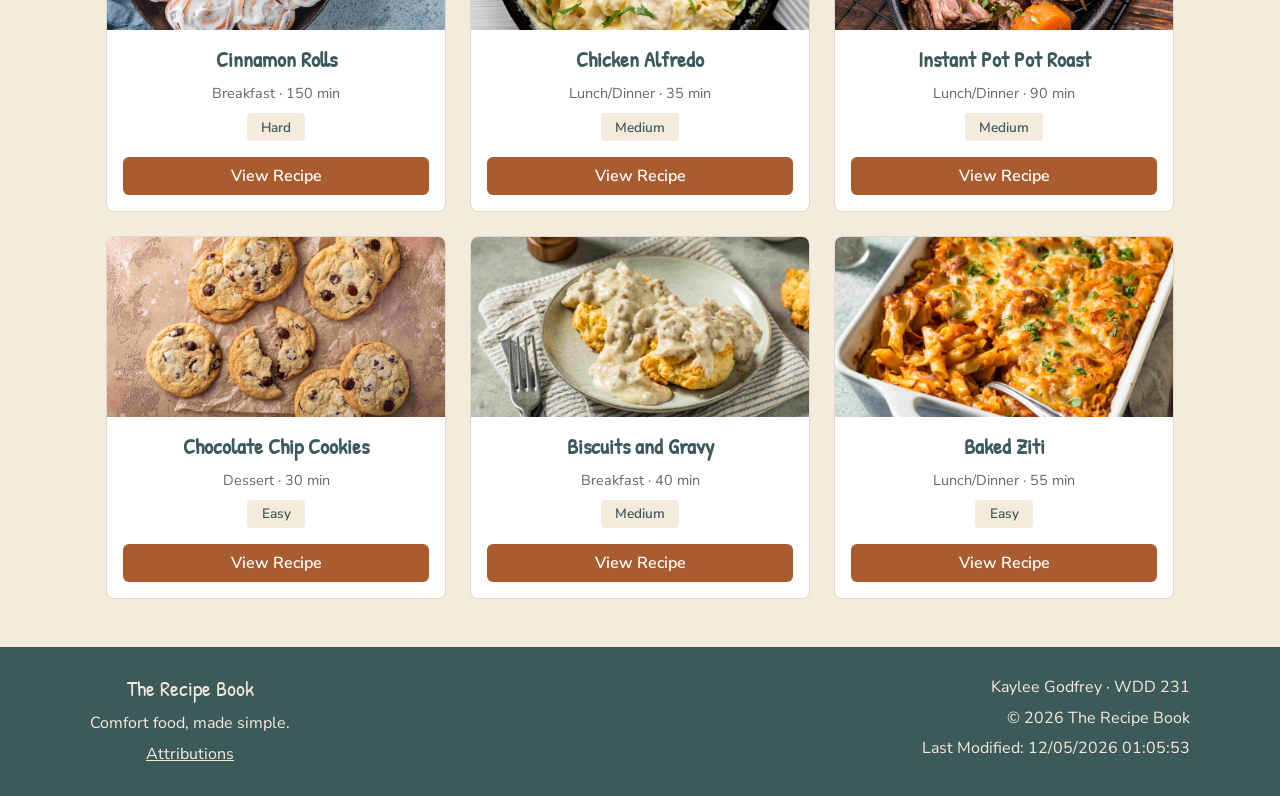
<file: project/recipes.html>
<!DOCTYPE html>
<html lang="en">
<head>
  <meta charset="UTF-8">
  <meta name="viewport" content="width=device-width, initial-scale=1.0">
  <title>Recipes | The Recipe Book</title>
  <meta name="description" content="Browse the full collection of comfort food and easy, homestyle recipes. Filter by category and view full details.">
  <meta name="author" content="Kaylee Godfrey">

  <meta property="og:title" content="Recipes | The Recipe Book">
  <meta property="og:description" content="Browse the full collection of comfort food and homestyle recipes, filter by category, and view full details.">
  <meta property="og:image" content="https://kayrand.github.io/wdd231/project/images/hero.jpg">
  <meta property="og:url" content="https://kayrand.github.io/wdd231/project/recipes.html">

  <link rel="icon" href="images/favicon.svg" type="image/svg+xml">

  <link rel="preconnect" href="https://fonts.googleapis.com">
  <link rel="preconnect" href="https://fonts.gstatic.com" crossorigin>
  <link href="https://fonts.googleapis.com/css2?family=Nunito+Sans:wght@400;600&family=Patrick+Hand&display=swap" rel="stylesheet">

  <link rel="stylesheet" href="styles/normalize.css">
  <link rel="stylesheet" href="styles/base.css">
  <link rel="stylesheet" href="styles/larger.css">

  <script type="module" src="scripts/recipes.js"></script>
</head>
<body>
  <header class="top-bar">
    <div class="header-title">
      <img src="images/logo.svg" alt="The Recipe Book logo" class="logo">
      <span>The Recipe Book</span>
    </div>

    <button id="menu-toggle" aria-label="Open menu">&#9776;</button>

    <nav id="nav-menu">
      <a href="index.html">Home</a>
      <a href="recipes.html" class="active">Recipes</a>
      <a href="submit.html">Share a Recipe</a>
    </nav>

    <a href="submit.html" class="nav-button">Share a Recipe</a>
  </header>

  <main>
    <section class="recipes-header">
      <h1>Our Recipes</h1>
      <p>Browse the collection and click any recipe to see the full details.</p>

      <div class="filter-controls">
        <label for="category-filter">Filter by category:</label>
        <select id="category-filter">
          <option value="all">All Recipes</option>
          <option value="Lunch/Dinner">Lunch/Dinner</option>
          <option value="Soup">Soup</option>
          <option value="Breakfast">Breakfast</option>
          <option value="Dessert">Dessert</option>
          <option value="my-recipes">My Recipes</option>
        </select>
      </div>
    </section>

    <section class="recipes-collection">
      <div id="recipe-cards" class="recipe-grid"></div>
    </section>
  </main>

  <dialog id="recipe-modal">
    <button id="close-modal" aria-label="Close">&times;</button>
    <div id="modal-content"></div>
  </dialog>

  <footer>
    <div class="footer-inner">
      <div class="footer-info">
        <p class="footer-name">The Recipe Book</p>
        <p>Comfort food, made simple.</p>
        <p><a href="attributions.html">Attributions</a></p>
      </div>
      <div class="footer-meta">
        <p>Kaylee Godfrey &middot; WDD 231</p>
        <p>&copy; <span id="year"></span> The Recipe Book</p>
        <p id="lastModified"></p>
      </div>
    </div>
  </footer>
</body>
</html>
</file>
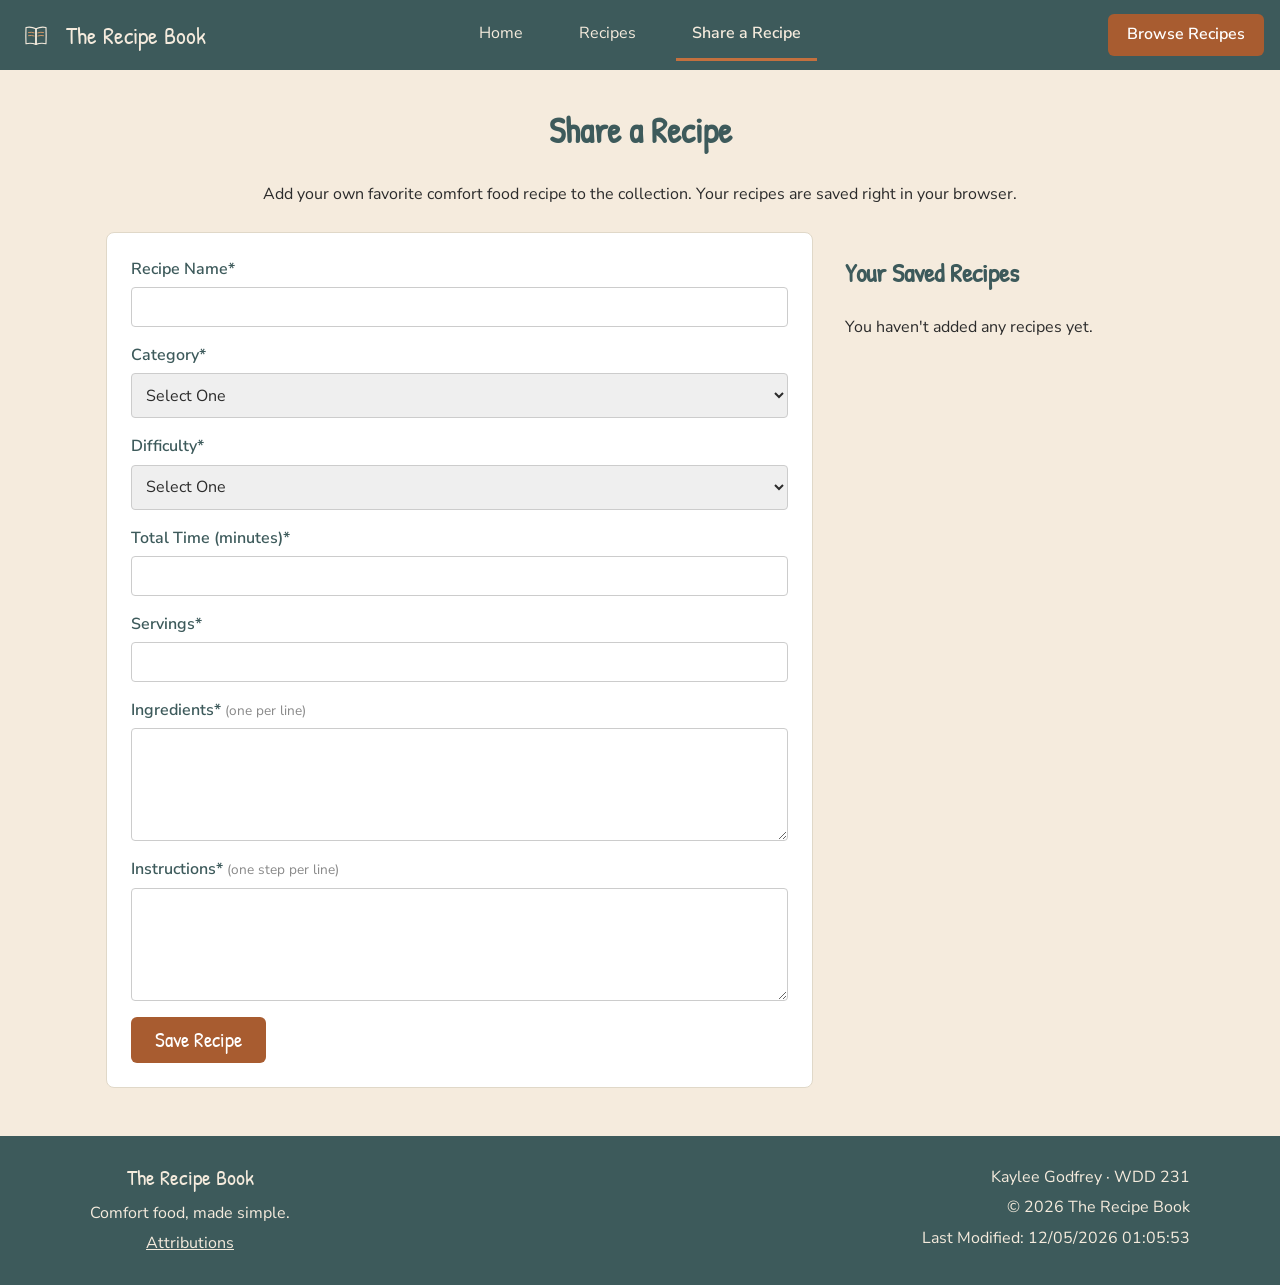
<file: project/submit.html>
<!DOCTYPE html>
<html lang="en">
<head>
  <meta charset="UTF-8">
  <meta name="viewport" content="width=device-width, initial-scale=1.0">
  <title>Share a Recipe | The Recipe Book</title>
  <meta name="description" content="Add your own favorite comfort food recipe to The Recipe Book collection.">
  <meta name="author" content="Kaylee Godfrey">

  <meta property="og:title" content="Share a Recipe | The Recipe Book">
  <meta property="og:description" content="Add your own favorite comfort food recipe to The Recipe Book collection.">
  <meta property="og:image" content="https://kayrand.github.io/wdd231/project/images/hero.jpg">
  <meta property="og:url" content="https://kayrand.github.io/wdd231/project/submit.html">

  <link rel="icon" href="images/favicon.svg" type="image/svg+xml">

  <link rel="preconnect" href="https://fonts.googleapis.com">
  <link rel="preconnect" href="https://fonts.gstatic.com" crossorigin>
  <link href="https://fonts.googleapis.com/css2?family=Nunito+Sans:wght@400;600&family=Patrick+Hand&display=swap" rel="stylesheet">

  <link rel="stylesheet" href="styles/normalize.css">
  <link rel="stylesheet" href="styles/base.css">
  <link rel="stylesheet" href="styles/larger.css">

  <script type="module" src="scripts/submit.js"></script>
</head>
<body>
  <header class="top-bar">
    <div class="header-title">
      <img src="images/logo.svg" alt="The Recipe Book logo" class="logo">
      <span>The Recipe Book</span>
    </div>

    <button id="menu-toggle" aria-label="Open menu">&#9776;</button>

    <nav id="nav-menu">
      <a href="index.html">Home</a>
      <a href="recipes.html">Recipes</a>
      <a href="submit.html" class="active">Share a Recipe</a>
    </nav>

    <a href="recipes.html" class="nav-button">Browse Recipes</a>
  </header>

  <main>
    <section class="submit-header">
      <h1>Share a Recipe</h1>
      <p>Add your own favorite comfort food recipe to the collection. Your recipes are saved right in your browser.</p>
    </section>

    <section class="submit-layout">
      <form id="recipe-form" class="recipe-form">
        <label>Recipe Name*
          <input type="text" name="name" required>
        </label>

        <label>Category*
          <select name="category" required>
            <option value="" disabled selected>Select One</option>
            <option value="Lunch/Dinner">Lunch/Dinner</option>
            <option value="Soup">Soup</option>
            <option value="Breakfast">Breakfast</option>
            <option value="Dessert">Dessert</option>
          </select>
        </label>

        <label>Difficulty*
          <select name="difficulty" required>
            <option value="" disabled selected>Select One</option>
            <option value="Easy">Easy</option>
            <option value="Medium">Medium</option>
            <option value="Hard">Hard</option>
          </select>
        </label>

        <label>Total Time (minutes)*
          <input type="number" name="time" min="1" required>
        </label>

        <label>Servings*
          <input type="number" name="servings" min="1" required>
        </label>

        <label>Ingredients* <span class="field-hint">(one per line)</span>
          <textarea name="ingredients" rows="5" required></textarea>
        </label>

        <label>Instructions* <span class="field-hint">(one step per line)</span>
          <textarea name="instructions" rows="5" required></textarea>
        </label>

        <input type="submit" value="Save Recipe" class="submit-btn">
      </form>

      <aside class="saved-recipes">
        <h2>Your Saved Recipes</h2>
        <div id="saved-list"></div>
      </aside>
    </section>
  </main>

  <footer>
    <div class="footer-inner">
      <div class="footer-info">
        <p class="footer-name">The Recipe Book</p>
        <p>Comfort food, made simple.</p>
        <p><a href="attributions.html">Attributions</a></p>
      </div>
      <div class="footer-meta">
        <p>Kaylee Godfrey &middot; WDD 231</p>
        <p>&copy; <span id="year"></span> The Recipe Book</p>
        <p id="lastModified"></p>
      </div>
    </div>
  </footer>
</body>
</html>
</file>
<file: styles/small.css>
:root {
  --black: #181617;
  --wine: #4a1c26;
  --mauve: #865b64;
  --rose: #d8a7b1;
  --blush: #f0d1d8;
  --cream: #fff6f6;
}

* {
  box-sizing: border-box;
}

body {
  margin: 0;
  font-family: 'Nunito Sans', sans-serif;
  background-color: var(--cream);
  color: var(--black);
  line-height: 1.6;
}

h1, h2 {
  font-family: 'Playfair Display', serif;
}

/* HEADER */
header {
  display: flex;
  align-items: center;
  justify-content: center;
  gap: 0.75rem;
  padding: 0.75rem 1rem;
  background-color: var(--blush);
  border-bottom: 1px solid var(--rose);
  position: relative;
}

header img {
  width: 40px;
  height: 40px;
}

header span {
  font-size: 1.2rem;
  font-family: 'Playfair Display', serif;
  color: var(--wine);
}

#menu-toggle {
  position: absolute;
  right: 1rem;
  font-size: 1.5rem;
  background: none;
  border: none;
  color: var(--wine);
  cursor: pointer;
}

/* NAV */
nav {
  display: flex;
  flex-direction: column;
  background-color: var(--blush);
}

nav a {
  display: none;
  padding: 0.8rem 1rem;
  color: var(--wine);
  text-decoration: none;
  transition: background-color 0.2s, color 0.2s;
}

nav.open a {
  display: block;
}

nav a:hover {
  background-color: var(--mauve);
  color: var(--cream);
  border-radius: 4px;
}

nav a.active {
  background-color: var(--mauve);
  color: var(--cream);
  border-radius: 4px;
}

/* MAIN */
main {
  padding: 1rem;
}

h1 {
  color: var(--wine);
  text-align: center;
}

section {
  background-color: #fff;
  border: 1px solid var(--blush);
  border-radius: 8px;
  margin-bottom: 1.5rem;
  overflow: hidden;
}

section h2 {
  background-color: var(--wine);
  color: var(--cream);
  text-align: center;
  margin: 0;
  padding: 0.6rem;
  font-size: 1.1rem;
}

section p {
  padding: 0 1rem;
}

section img {
  width: 100%;
  height: auto;
  padding: 1rem;
}

.photo-section img {
  height: 350px;
  object-fit: cover;
  object-position: center 30%;
}

/* COURSE BUTTONS */
#course-buttons {
  display: flex;
  gap: 0.5rem;
  justify-content: center;
  padding: 1rem;
}

#course-buttons button {
  padding: 0.5rem 1.2rem;
  border: 1px solid var(--mauve);
  background-color: #fff;
  color: var(--mauve);
  border-radius: 4px;
  cursor: pointer;
  font-family: inherit;
}

#course-buttons button:hover {
  background-color: var(--mauve);
  color: var(--cream);
}

/* COURSE CARDS */
#course-cards {
  display: flex;
  flex-wrap: wrap;
  gap: 0.5rem;
  justify-content: center;
  padding: 0 1rem 1rem;
}

.course-card {
  padding: 0.6rem 1rem;
  background-color: var(--blush);
  color: var(--wine);
  border-radius: 4px;
}

.course-card.completed {
  background-color: var(--rose);
  color: var(--wine);
  font-weight: 600;
}

#credits {
  text-align: center;
  color: var(--mauve);
  padding-bottom: 1rem;
}

/* FOOTER */
footer {
  background-color: var(--blush);
  color: var(--wine);
  text-align: center;
  padding: 1rem;
}

footer .social {
  display: flex;
  justify-content: center;
  gap: 1rem;
  margin-bottom: 0.5rem;
}

footer .social img {
  width: 28px;
  height: 28px;
}

footer p {
  margin: 0.3rem 0;
}
</file>
<file: styles/larger.css>
@media (min-width: 40rem) {

  #menu-toggle {
    display: none;
  }

  header {
    width: 100%;
  }

  nav {
    flex-direction: row;
    justify-content: center;
    width: 100%;
  }

  nav a {
    display: block;
  }

  main {
    max-width: 1200px;
    margin: 0 auto;
    display: grid;
    grid-template-columns: 2fr 1fr;
    gap: 1.5rem;
    align-items: start;
  }

  main h1 {
    grid-column: 1 / -1;
  }

  main section:last-of-type {
    grid-column: 1 / -1;
  }
}
</file>
<file: chamber/styles/small.css>
:root {
  --forest: #14524b;
  --gold: #e4b363;
  --cream: #f7f4ee;
  --charcoal: #2b2b2b;
  --white: #ffffff;
}

* {
  box-sizing: border-box;
}

body {
  margin: 0;
  font-family: 'Nunito Sans', sans-serif;
  background-color: var(--cream);
  color: var(--charcoal);
  line-height: 1.6;
}

h1, h2 {
  font-family: 'Oswald', sans-serif;
  text-transform: uppercase;
}

.top-bar {
  display: flex;
  align-items: center;
  justify-content: space-between;
  flex-wrap: wrap;
  padding: 0.5rem 1rem;
  background-color: var(--forest);
}

.header-title {
  display: flex;
  align-items: center;
  gap: 0.6rem;
}

.header-title .logo {
  width: 36px;
  height: 36px;
}

.header-title span {
  font-family: 'Oswald', sans-serif;
  font-size: 1.3rem;
  color: var(--white);
}

#menu-toggle {
  font-size: 1.6rem;
  background: none;
  border: none;
  color: var(--gold);
  cursor: pointer;
}

/* NAV */
nav {
  display: none;
  flex-direction: column;
  width: 100%;
}

nav.open {
  display: flex;
}

nav a {
  padding: 0.7rem 1rem;
  color: var(--cream);
  text-decoration: none;
  border-bottom: 3px solid transparent;
  transition: border-color 0.2s;
}

nav a:hover {
  border-bottom-color: var(--gold);
}

nav a.active {
  border-bottom-color: var(--gold);
  font-weight: 600;
}

/* MAIN */
main {
  padding: 1rem;
}

h1 {
  color: var(--forest);
  text-align: center;
}

/* VIEW TOGGLE */
.view-toggle {
  display: flex;
  justify-content: flex-end;
  gap: 0.5rem;
  margin-bottom: 1rem;
}

.view-toggle button {
  font-size: 1.2rem;
  width: 40px;
  height: 40px;
  background-color: var(--white);
  border: 1px solid var(--forest);
  color: var(--forest);
  border-radius: 6px;
  cursor: pointer;
  transition: background-color 0.2s, color 0.2s;
}

.view-toggle button.active {
  background-color: var(--forest);
  color: var(--white);
}

/* GRID VIEW */
.grid {
  display: grid;
  grid-template-columns: 1fr;
  gap: 1rem;
}

.grid section {
  background-color: var(--white);
  border: 1px solid #ddd;
  border-radius: 8px;
  overflow: hidden;
  text-align: center;
}

.grid section > * {
  padding: 0 1rem;
}

.grid .card-top {
  height: 6px;
  background-color: var(--forest);
  padding: 0;
}

.grid h2 {
  color: var(--forest);
  font-size: 1.1rem;
  margin: 0.75rem 0 0.25rem;
}

.grid img {
  width: 100%;
  height: 160px;
  object-fit: cover;
  padding: 0;
}

.grid .level {
  display: inline-block;
  margin: 0.5rem 0 1rem;
  padding: 0.2rem 0.8rem;
  border-radius: 6px;
  font-size: 0.85rem;
  font-weight: 600;
}

.grid .level.gold {
  background-color: #d4af37;
  color: #3d2f08;
}

.grid .level.silver {
  background-color: #c0c0c0;
  color: #2e2e2e;
}

.grid .level.bronze {
  background-color: #8a5223;
  color: #ffffff;
}

/* LIST VIEW */
.list {
  display: flex;
  flex-direction: column;
}

.list section {
  display: grid;
  grid-template-columns: 1fr auto;
  align-items: center;
  gap: 0.5rem;
  padding: 0.6rem 1rem;
  border-bottom: 1px solid #ddd;
}

.list .card-top,
.list img,
.list p,
.list .level {
  display: none;
}

.list h2 {
  color: var(--forest);
  font-size: 1rem;
  margin: 0;
  text-align: left;
  text-transform: none;
  font-family: 'Nunito Sans', sans-serif;
}

.list a {
  color: var(--forest);
  font-size: 0.9rem;
}

/* FOOTER */
footer {
  background-color: var(--forest);
  color: var(--cream);
  padding: 1.5rem 1rem;
  margin-top: 2rem;
  text-align: center;
}

footer p {
  margin: 0.3rem 0;
}

.footer-name {
  font-weight: 600;
  font-size: 1.05rem;
}

.footer-social {
  display: flex;
  justify-content: center;
  gap: 1rem;
  margin: 1.25rem 0;
}

.footer-social img {
  width: 44px;
  height: 44px;
}

.footer-info {
  margin-top: 1.25rem;
  padding-top: 1.25rem;
  border-top: 1px solid rgba(255, 255, 255, 0.2);
}

footer a {
  color: var(--gold);
}

/* HERO */
.hero {
  position: relative;
  margin-bottom: 2rem;
}

.hero img {
  width: 100%;
  height: 300px;
  object-fit: cover;
  object-position: center bottom;
  display: block;
  border-radius: 8px;
}

.hero .cta {
  position: absolute;
  bottom: 1.5rem;
  left: 50%;
  transform: translateX(-50%);
  padding: 0.8rem 2rem;
  background-color: var(--gold);
  color: var(--forest);
  font-weight: 600;
  text-decoration: none;
  border-radius: 6px;
  white-space: nowrap;
  box-shadow: 0 2px 8px rgba(0, 0, 0, 0.3);
  transition: background-color 0.2s;
}

.hero .cta:hover {
  background-color: #d49a4a;
}

/* HOME GRID */
.home-grid {
  display: flex;
  flex-direction: column;
  gap: 1.5rem;
  margin-bottom: 2rem;
}

.events,
.weather {
  background-color: var(--white);
  border: 1px solid #ddd;
  border-radius: 8px;
  padding: 1.25rem;
}

.events h2,
.weather h2 {
  color: var(--forest);
  margin-top: 0;
}

.events ul {
  list-style: none;
  padding: 0;
  margin: 0;
}

.events li {
  padding: 0.6rem 0;
  border-bottom: 1px solid #eee;
}

.events li:last-child {
  border-bottom: none;
}

.weather-current {
  margin-bottom: 1rem;
}

#current-temp {
  font-size: 2rem;
  font-weight: 700;
  color: var(--forest);
  margin: 0;
}

#current-desc {
  text-transform: capitalize;
  margin: 0.25rem 0 0;
}

.weather-forecast h3 {
  color: var(--forest);
  margin-bottom: 0.5rem;
}

.forecast-day {
  display: flex;
  justify-content: space-between;
  padding: 0.4rem 0;
  border-bottom: 1px solid #eee;
}

.forecast-day:last-child {
  border-bottom: none;
}

.forecast-name {
  font-weight: 600;
}

/* SPOTLIGHTS */
.spotlights {
  margin-bottom: 2rem;
}

.spotlights h2 {
  color: var(--forest);
  text-align: center;
}

#spotlight-cards {
  display: flex;
  flex-direction: column;
  gap: 1rem;
}

.spotlight-card {
  background-color: var(--white);
  border: 1px solid #ddd;
  border-radius: 8px;
  padding: 1.25rem;
  text-align: center;
}

.spotlight-card img {
  width: 100%;
  height: 150px;
  object-fit: cover;
  margin: 0 auto 0.75rem;
  display: block;
  border-radius: 6px;
}

.spotlight-card h3 {
  color: var(--forest);
  margin: 0.5rem 0;
}

.spotlight-card p {
  margin: 0.25rem 0;
}

.spotlight-card a {
  color: var(--forest);
  display: inline-block;
  margin: 0.5rem 0;
}

.spotlight-card .level {
  display: inline-block;
  padding: 0.2rem 0.8rem;
  border-radius: 6px;
  font-size: 0.85rem;
  font-weight: 600;
}

/* JOIN PAGE LAYOUT */
.join-layout {
  display: flex;
  flex-direction: column;
  gap: 1.5rem;
}

/* FORM */
.join-form {
  background-color: var(--white);
  border: 1px solid #ddd;
  border-radius: 8px;
  padding: 1.5rem;
}

.join-form label {
  display: block;
  margin-bottom: 1rem;
  font-weight: 600;
  color: var(--forest);
}

.join-form input,
.join-form select,
.join-form textarea {
  display: block;
  width: 100%;
  margin-top: 0.3rem;
  padding: 0.6rem;
  border: 1px solid #ccc;
  border-radius: 4px;
  font-family: inherit;
  font-size: 1rem;
  font-weight: 400;
  color: var(--charcoal);
}

.join-form textarea {
  min-height: 100px;
  resize: vertical;
}

.join-form input:focus,
.join-form select:focus,
.join-form textarea:focus {
  outline: 2px solid var(--gold);
  outline-offset: 1px;
}

input[type="submit"].submit-btn {
  background-color: var(--forest);
  color: #ffffff;
  font-family: 'Oswald', sans-serif;
  font-size: 1rem;
  text-transform: uppercase;
  padding: 0.8rem 1.5rem;
  border: none;
  border-radius: 6px;
  cursor: pointer;
  width: auto;
  transition: background-color 0.2s;
}

input[type="submit"].submit-btn:hover {
  background-color: #0e3d37;
}

/* MEMBERSHIP CARDS */
.membership-cards {
  display: flex;
  flex-direction: column;
  gap: 1rem;
}

.member-card {
  background-color: var(--white);
  border: 1px solid #ddd;
  border-radius: 8px;
  padding: 1.25rem;
  text-align: center;
  opacity: 0;
  animation: fadeInUp 0.6s ease-out forwards;
}

#card-np    { animation-delay: 0.1s; }
#card-bronze { animation-delay: 0.3s; }
#card-silver { animation-delay: 0.5s; }
#card-gold  { animation-delay: 0.7s; }

.member-card h2 {
  color: var(--forest);
  margin-top: 0;
  font-size: 1.1rem;
}

.member-card a {
  display: inline-block;
  margin-top: 0.5rem;
  padding: 0.5rem 1rem;
  background-color: var(--gold);
  color: var(--forest);
  text-decoration: none;
  border-radius: 4px;
  font-weight: 600;
  transition: background-color 0.2s;
}

.member-card a:hover {
  background-color: #d49a4a;
}

/* CARD LOAD ANIMATION */
@keyframes fadeInUp {
  from {
    opacity: 0;
    transform: translateY(20px);
  }
  to {
    opacity: 1;
    transform: translateY(0);
  }
}

/* MODALS */
dialog {
  border: none;
  border-radius: 8px;
  padding: 2rem;
  max-width: 90%;
  width: 400px;
  box-shadow: 0 4px 20px rgba(0, 0, 0, 0.3);
}

dialog::backdrop {
  background-color: rgba(0, 0, 0, 0.5);
}

dialog h2 {
  color: var(--forest);
  margin-top: 0;
}

dialog ul {
  padding-left: 1.2rem;
}

dialog li {
  margin-bottom: 0.4rem;
}

.close-modal {
  margin-top: 1rem;
  padding: 0.5rem 1.2rem;
  background-color: var(--forest);
  color: var(--white);
  border: none;
  border-radius: 4px;
  cursor: pointer;
  font-family: inherit;
}

.close-modal:hover {
  background-color: #0e3d37;
}

/* THANK YOU PAGE */
.thankyou-message {
  background-color: var(--white);
  border: 1px solid #ddd;
  border-radius: 8px;
  padding: 1.5rem;
  max-width: 600px;
  margin: 0 auto;
}

.thankyou-message h2 {
  color: var(--forest);
}

.submitted-info {
  list-style: none;
  padding: 0;
}

.submitted-info li {
  padding: 0.5rem 0;
  border-bottom: 1px solid #eee;
}

.cta-link {
  display: inline-block;
  margin-top: 1rem;
  padding: 0.6rem 1.5rem;
  background-color: var(--forest);
  color: var(--white);
  text-decoration: none;
  border-radius: 6px;
  font-weight: 600;
}

/* DISCOVER PAGE LAYOUT */
.discover-layout {
  display: flex;
  flex-direction: column;
  gap: 1.5rem;
}

/* Visitor message */
.visitor-message {
  background-color: var(--gold);
  color: var(--forest);
  font-weight: 600;
  text-align: center;
  padding: 0.8rem 1rem;
  border-radius: 6px;
  margin-bottom: 1rem;
}

/* Sidebar */
.discover-info {
  background-color: var(--white);
  border: 1px solid #ddd;
  border-radius: 8px;
  padding: 1.25rem;
  margin-bottom: 1rem;
}

.discover-info h2 {
  color: var(--forest);
  margin-top: 0;
}

/* GALLERY */
.gallery {
  display: grid;
  grid-template-columns: 1fr;
  gap: 1rem;
}

.gallery-item {
  margin: 0;
  border-radius: 8px;
  overflow: hidden;
  border: 1px solid #ddd;
  background-color: var(--white);
}

.gallery-item img {
  width: 100%;
  height: 200px;
  object-fit: cover;
  display: block;
  transition: transform 0.3s;
}

.gallery-item img:hover {
  transform: scale(1.05);
}

.gallery-item figcaption {
  text-align: center;
  padding: 0.5rem;
  color: var(--forest);
  font-weight: 600;
}
</file>
<file: chamber/styles/larger.css>
@media (min-width: 40rem) {

  #menu-toggle {
    display: none;
  }

  .top-bar {
    display: grid;
    grid-template-columns: 1fr auto 1fr;
    align-items: center;
  }

  nav {
    display: flex;
    flex-direction: row;
    width: auto;
    gap: 0.5rem;
    grid-column: 2;
  }

  nav a {
    padding: 0.4rem 0.9rem;
    border-top: none;
  }

  main {
    max-width: 1200px;
    margin: 0 auto;
  }

  .grid {
    grid-template-columns: repeat(3, 1fr);
  }

  footer {
    display: grid;
    grid-template-columns: 1fr auto 1fr;
    align-items: center;
    gap: 2rem;
    text-align: left;
    padding-left: max(1rem, calc((100% - 1200px) / 2));
    padding-right: max(1rem, calc((100% - 1200px) / 2));
  }

  .footer-social {
    margin: 0;
  }

  .footer-info {
    margin-top: 0;
    padding-top: 0;
    border-top: none;
    text-align: right;
  }
  
.hero img {
    height: 450px;
  }

  .home-grid {
    flex-direction: row;
  }

  .events {
    flex: 1;
  }

  .weather {
    flex: 1;
  }

  #spotlight-cards {
    flex-direction: row;
  }

  .spotlight-card {
    flex: 1;
  }

.join-layout {
    flex-direction: row;
    align-items: start;
  }

  .join-form {
    flex: 2;
  }

  .membership-cards {
    flex: 1;
  }

  .discover-layout {
    flex-direction: row;
  }

  .discover-sidebar {
    flex: 1;
  }

.gallery {
    flex: 2;
    grid-template-columns: repeat(3, 1fr);
    grid-auto-rows: 195px;
    grid-template-areas:
      "img1 img2 img2"
      "img3 img2 img2"
      "img4 img5 img6"
      "img8 img8 img7";
  }

  .item-1 { grid-area: img1; }
  .item-2 { grid-area: img2; }
  .item-3 { grid-area: img3; }
  .item-4 { grid-area: img4; }
  .item-5 { grid-area: img5; }
  .item-6 { grid-area: img6; }
  .item-7 { grid-area: img7; }
  .item-8 { grid-area: img8; }

  .gallery-item img {
    height: 100%;
  }
}
</file>
<file: project/styles/base.css>
:root {
  --teal: #3d5a5b;
  --rust: #c4703e;
  --tan: #f5ebdd;
  --white: #ffffff;
  --text: #2b2b2b;
}

* {
  box-sizing: border-box;
}

body {
  margin: 0;
  font-family: 'Nunito Sans', sans-serif;
  background-color: var(--tan);
  color: var(--text);
  line-height: 1.6;
}

h1, h2, h3 {
  font-family: 'Patrick Hand', cursive;
  color: var(--teal);
}

/* HEADER / NAV */
.top-bar {
  display: flex;
  align-items: center;
  justify-content: space-between;
  flex-wrap: wrap;
  padding: 0.6rem 1rem;
  background-color: var(--teal);
}

.header-title {
  display: flex;
  align-items: center;
  gap: 0.6rem;
}

.header-title .logo {
  width: 40px;
  height: 40px;
}

.header-title span {
  font-family: 'Patrick Hand', cursive;
  font-size: 1.5rem;
  color: var(--tan);
}

#menu-toggle {
  font-size: 1.6rem;
  background: none;
  border: none;
  color: var(--tan);
  cursor: pointer;
}

nav {
  display: none;
  flex-direction: column;
  width: 100%;
}

nav.open {
  display: flex;
}

nav a {
  padding: 0.7rem 1rem;
  color: var(--tan);
  text-decoration: none;
  border-bottom: 3px solid transparent;
  transition: border-color 0.2s;
}

nav a:hover {
  border-bottom-color: var(--rust);
}

nav a.active {
  border-bottom-color: var(--rust);
  font-weight: 600;
}

.nav-button {
  display: none;
  padding: 0.5rem 1.2rem;
  background-color: #a85c30;
  color: var(--white);
  text-decoration: none;
  border-radius: 6px;
  font-weight: 600;
  transition: background-color 0.2s;
}

.nav-button:hover {
  background-color: #8f4d28;
}

/* MAIN */
main {
  padding: 0;
}

/* HERO */
.hero {
  position: relative;
  margin-bottom: 0;
}

.hero img {
  width: 100%;
  height: 320px;
  object-fit: cover;
  display: block;
}

.hero-text {
  position: absolute;
  inset: 0;
  display: flex;
  flex-direction: column;
  align-items: center;
  justify-content: center;
  text-align: center;
  padding: 1.5rem;
  background: rgba(61, 90, 91, 0.55);
  color: var(--tan);
}

.hero-text h1 {
  color: var(--tan);
  font-size: 2.4rem;
  margin: 0 0 0.5rem;
}

.hero-text p {
  margin: 0 0 1rem;
}

/* BUTTONS */
.cta-button {
  display: inline-block;
  padding: 0.7rem 1.8rem;
  background-color: #a85c30;
  color: var(--white);
  text-decoration: none;
  border-radius: 6px;
  font-weight: 600;
  transition: background-color 0.2s;
}

.cta-button:hover {
  background-color: #8f4d28;
}

/* SECTION BANDS */
.featured {
  background-color: var(--rust);
  padding: 2.5rem 1rem;
}

.about {
  background-color: var(--teal);
  padding: 2.5rem 1rem;
}

.cta-band {
  text-align: center;
  padding: 2.5rem 1rem;
}

.section-inner {
  max-width: 1100px;
  margin: 0 auto;
}

.featured h2 {
  text-align: center;
  font-size: 1.8rem;
  color: var(--white);
}

.cta-band h2 {
  text-align: center;
  font-size: 1.8rem;
}

/* FEATURED CARDS */
.featured-grid {
  display: grid;
  grid-template-columns: 1fr;
  gap: 1.5rem;
}

.recipe-card {
  background-color: var(--white);
  border: 1px solid #e0d8c8;
  border-radius: 8px;
  overflow: hidden;
  text-align: center;
}

.recipe-card img {
  width: 100%;
  height: 180px;
  object-fit: cover;
  display: block;
}

.recipe-card h3 {
  margin: 0.75rem 0 0.25rem;
  font-size: 1.4rem;
}

.recipe-meta {
  margin: 0 0 0.5rem;
  color: #666;
  font-size: 0.9rem;
}

.difficulty {
  display: inline-block;
  margin-bottom: 1rem;
  padding: 0.2rem 0.9rem;
  background-color: var(--tan);
  color: var(--teal);
  border-radius: 4px;
  font-size: 0.85rem;
  font-weight: 600;
}

/* RECIPES PAGE */
.recipes-header {
  max-width: 1100px;
  margin: 2rem auto 1.5rem;
  padding: 0 1rem;
  text-align: center;
}

.recipes-header h1 {
  font-size: 2.2rem;
}

.filter-controls {
  margin-top: 1rem;
}

.filter-controls label {
  font-weight: 600;
  margin-right: 0.5rem;
}

.filter-controls select {
  padding: 0.5rem;
  border: 1px solid var(--teal);
  border-radius: 6px;
  font-family: inherit;
  font-size: 1rem;
}

.recipes-collection {
  max-width: 1100px;
  margin: 0 auto 3rem;
  padding: 0 1rem;
}

.recipe-grid {
  display: grid;
  grid-template-columns: 1fr;
  gap: 1.5rem;
}

.recipe-card .view-recipe {
  display: block;
  width: calc(100% - 2rem);
  margin: 0 1rem 1rem;
  padding: 0.6rem;
  background-color: #a85c30;
  color: var(--white);
  border: none;
  border-radius: 6px;
  font-family: inherit;
  font-weight: 600;
  cursor: pointer;
  transition: background-color 0.2s;
}

.recipe-card .view-recipe:hover {
  background-color: #8f4d28;
}

/* MODAL */
#recipe-modal {
  border: none;
  border-radius: 10px;
  padding: 0;
  max-width: 600px;
  width: 90%;
}

#recipe-modal::backdrop {
  background-color: rgba(43, 43, 43, 0.6);
}

#modal-content {
  padding: 1.5rem;
}

.modal-img {
  width: 100%;
  height: 250px;
  object-fit: cover;
  border-radius: 8px;
}

#modal-content h2 {
  font-size: 1.8rem;
  margin: 1rem 0 0.25rem;
}

.modal-meta {
  color: #666;
  margin: 0 0 1rem;
}

#modal-content h3 {
  color: var(--rust);
  margin-bottom: 0.3rem;
}

#close-modal {
  position: absolute;
  top: 0.5rem;
  right: 0.75rem;
  font-size: 1.8rem;
  background: none;
  border: none;
  color: var(--teal);
  cursor: pointer;
  z-index: 1;
}

/* ABOUT */
.about-inner {
  display: flex;
  flex-direction: column;
  gap: 1.5rem;
}

.about h2 {
  margin-top: 0;
  font-size: 1.8rem;
  color: var(--tan);
}

.about-text p {
  color: var(--tan);
}

.about img {
  width: 100%;
  height: 220px;
  object-fit: cover;
  border-radius: 6px;
}

/* CTA */
.cta-band p {
  margin-bottom: 1.2rem;
}

/* SUBMIT PAGE */
.submit-header {
  max-width: 1100px;
  margin: 2rem auto 1.5rem;
  padding: 0 1rem;
  text-align: center;
}

.submit-header h1 {
  font-size: 2.2rem;
}

.submit-layout {
  max-width: 1100px;
  margin: 0 auto 3rem;
  padding: 0 1rem;
  display: flex;
  flex-direction: column;
  gap: 2rem;
}

.recipe-form {
  background-color: var(--white);
  border: 1px solid #e0d8c8;
  border-radius: 8px;
  padding: 1.5rem;
}

.recipe-form label {
  display: block;
  margin-bottom: 1rem;
  font-weight: 600;
  color: var(--teal);
}

.field-hint {
  font-weight: 400;
  color: #888;
  font-size: 0.85rem;
}

.recipe-form input,
.recipe-form select,
.recipe-form textarea {
  display: block;
  width: 100%;
  margin-top: 0.3rem;
  padding: 0.6rem;
  border: 1px solid #ccc;
  border-radius: 4px;
  font-family: inherit;
  font-size: 1rem;
  font-weight: 400;
  color: var(--text);
}

.recipe-form textarea {
  resize: vertical;
}

.recipe-form input:focus,
.recipe-form select:focus,
.recipe-form textarea:focus {
  outline: 2px solid var(--rust);
  outline-offset: 1px;
}

input[type="submit"].submit-btn {
  background-color: #a85c30;
  color: #ffffff;
  font-family: 'Patrick Hand', cursive;
  font-size: 1.3rem;
  padding: 0.7rem 1.5rem;
  border: none;
  border-radius: 6px;
  cursor: pointer;
  width: auto;
  transition: background-color 0.2s;
}

input[type="submit"].submit-btn:hover {
  background-color: #8f4d28;
}

.saved-recipes h2 {
  font-size: 1.6rem;
}

.saved-item {
  background-color: var(--white);
  border: 1px solid #e0d8c8;
  border-radius: 6px;
  padding: 0.75rem 1rem;
  margin-bottom: 0.75rem;
}

.saved-item h3 {
  margin: 0 0 0.2rem;
  font-size: 1.2rem;
}

.saved-item p {
  margin: 0;
  color: #666;
  font-size: 0.9rem;
}

.no-recipes {
  grid-column: 1 / -1;
  text-align: center;
  color: var(--teal);
  font-size: 1.1rem;
  padding: 2rem;
}

/* ADDED PAGE */
.added-message {
  max-width: 700px;
  margin: 2rem auto 3rem;
  padding: 0 1rem;
  text-align: center;
}

.added-recipe {
  background-color: var(--white);
  border: 1px solid #e0d8c8;
  border-radius: 8px;
  padding: 1.5rem;
  margin: 1.5rem 0;
  text-align: left;
}

.added-recipe h2 {
  margin-top: 0;
}

.added-meta {
  color: #666;
}

.added-recipe h3 {
  color: var(--teal);
  margin-bottom: 0.3rem;
}

/* ATTRIBUTIONS PAGE */
.attributions {
  max-width: 800px;
  margin: 2rem auto 3rem;
  padding: 0 1.5rem;
}

.attributions h1 {
  font-size: 2.2rem;
}

.attributions h2 {
  color: var(--teal);
  margin-top: 1.5rem;
}

.attributions a {
  color: var(--teal);
}

/* FOOTER */
footer {
  background-color: var(--teal);
  color: var(--tan);
  padding: 1.5rem 1rem;
  text-align: center;
}

.footer-name {
  font-family: 'Patrick Hand', cursive;
  font-size: 1.4rem;
  margin: 0;
}

footer p {
  margin: 0.3rem 0;
}

.footer-meta {
  margin-top: 1rem;
  padding-top: 1rem;
  border-top: 1px solid rgba(245, 235, 221, 0.3);
}

.footer-info a {
  color: var(--tan);
  text-decoration: underline;
}
</file>
<file: project/styles/larger.css>
@media (min-width: 40rem) {

  #menu-toggle {
    display: none;
  }

  .top-bar {
    display: grid;
    grid-template-columns: 1fr auto 1fr;
    align-items: center;
  }

  nav {
    display: flex;
    flex-direction: row;
    width: auto;
    gap: 1.5rem;
    justify-content: center;
  }

  .nav-button {
    display: inline-block;
    justify-self: end;
  }

  .hero img {
    height: 450px;
  }

  .featured-grid {
    grid-template-columns: repeat(3, 1fr);
  }

  .about-inner {
    flex-direction: row;
    align-items: center;
  }

  .about-text {
    flex: 1;
  }

  .about img {
    flex: 1;
    height: 260px;
  }

  .footer-inner {
    display: flex;
    justify-content: space-between;
    align-items: start;
    max-width: 1100px;
    margin: 0 auto;
  }

  .footer-meta {
    margin-top: 0;
    padding-top: 0;
    border-top: none;
    text-align: right;
  }

  .recipe-grid {
    grid-template-columns: repeat(3, 1fr);
  }

  .submit-layout {
    flex-direction: row;
    align-items: start;
  }

  .recipe-form {
    flex: 2;
  }

  .saved-recipes {
    flex: 1;
  }
}
</file>
